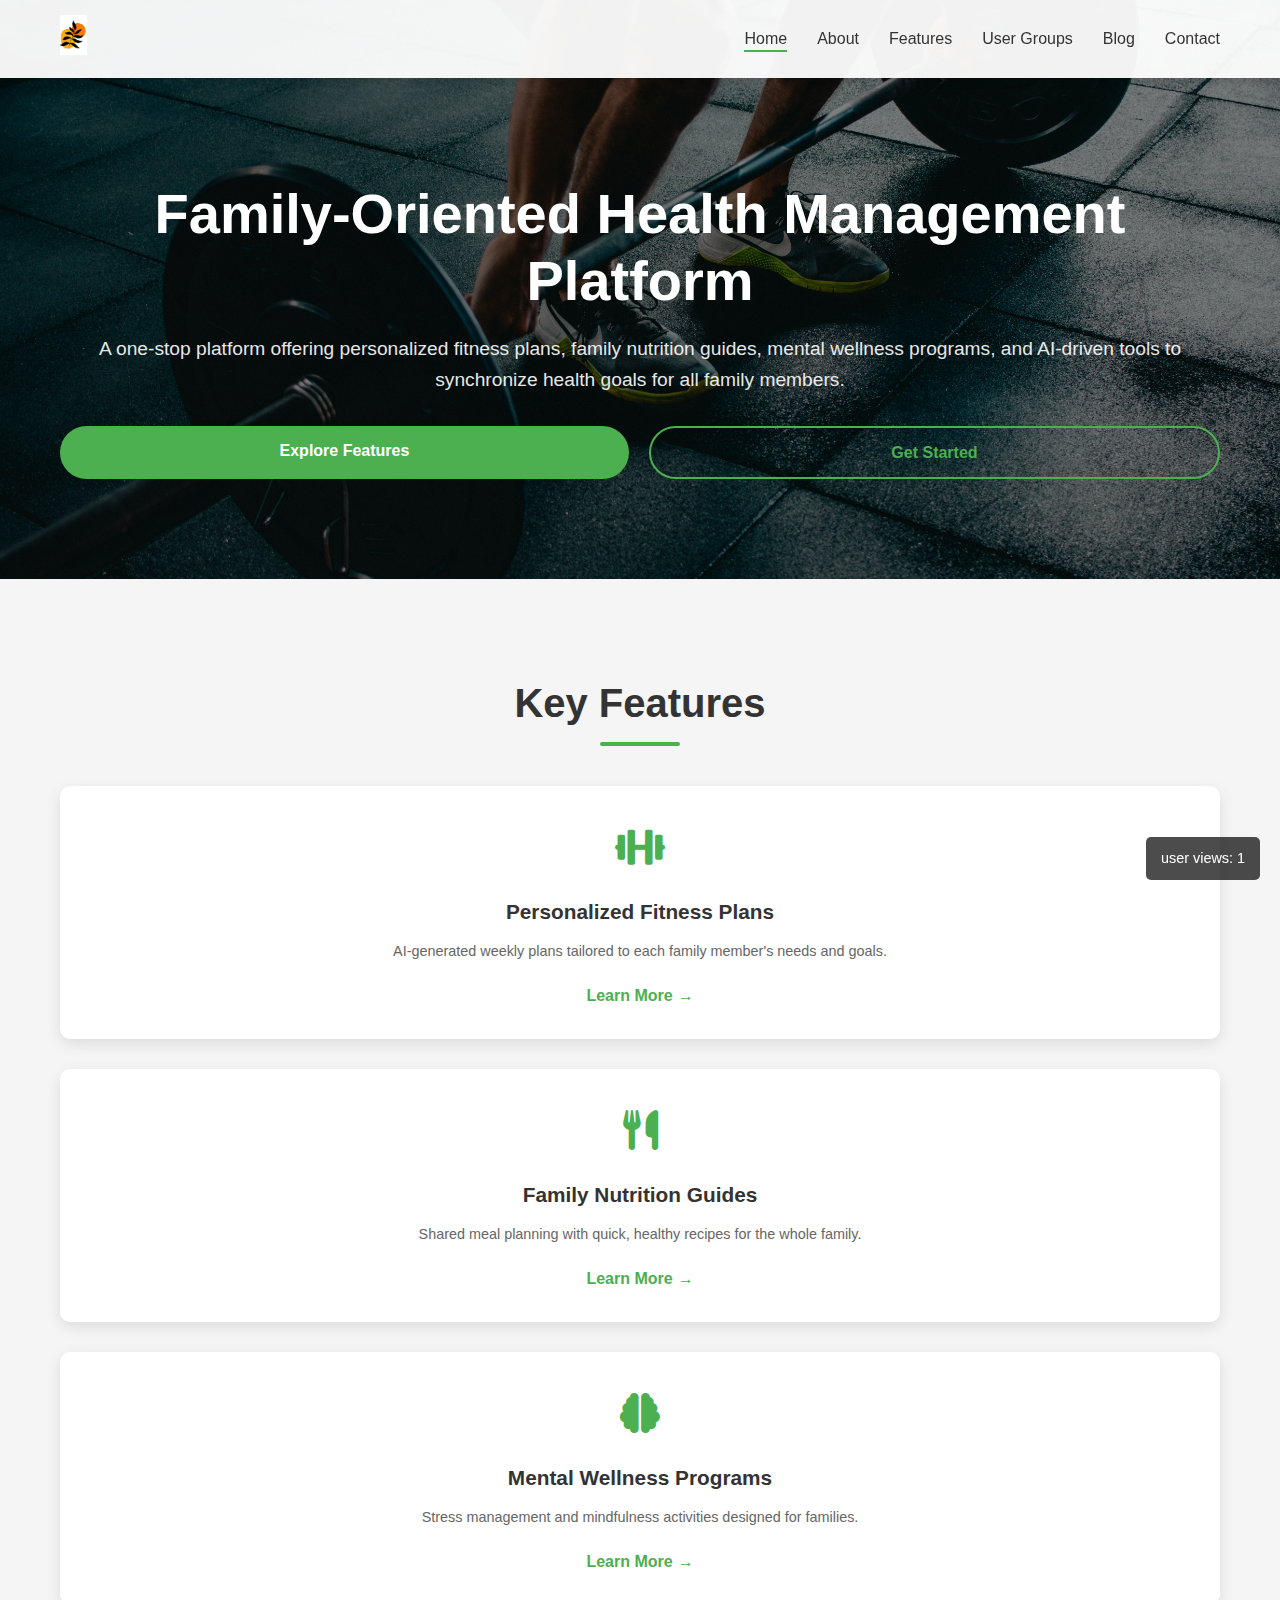
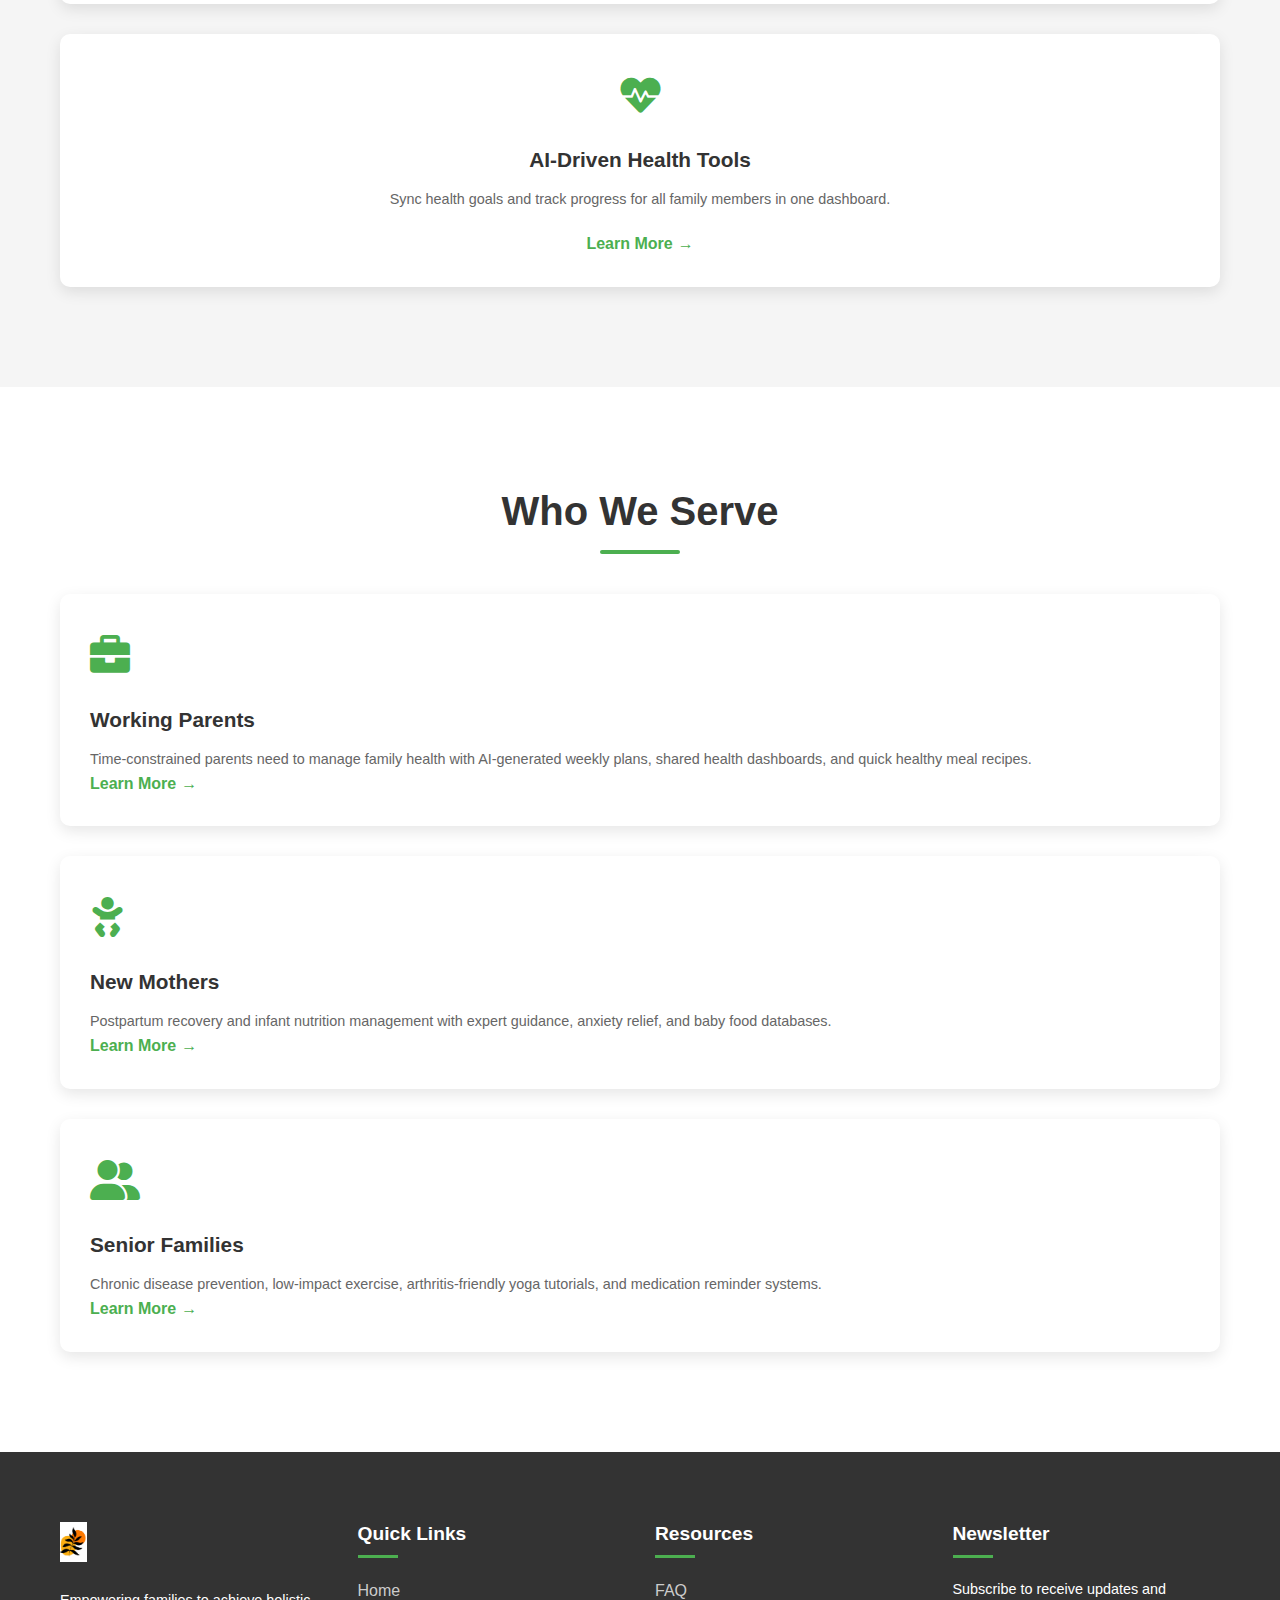
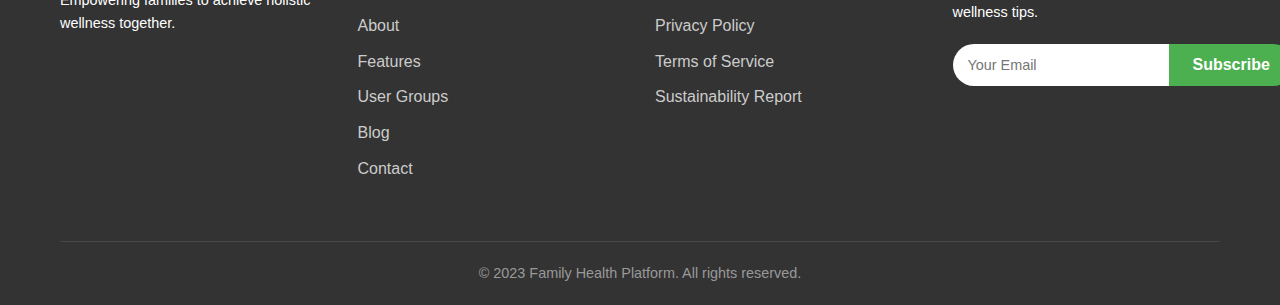
<file: index.html>
<!DOCTYPE html>
<html lang="en">
<head>
    <meta charset="UTF-8">
    <meta name="viewport" content="width=device-width, initial-scale=1.0">
    <title>Family Health Platform | One-Stop Family Wellness Solution</title>
    <link rel="stylesheet" href="css/styles.css">
    <link rel="stylesheet" href="css/responsive.css">
    <link rel="stylesheet" href="https://cdnjs.cloudflare.com/ajax/libs/font-awesome/6.0.0-beta3/css/all.min.css">
    <!-- CSS for the counter -->
    <style>
        /* Counter styles */
        .counter-section {
            position: fixed;
            bottom: 20px;
            right: 20px;
            background-color: rgba(0, 0, 0, 0.7);
            color: white;
            padding: 10px 15px;
            border-radius: 5px;
            font-family: Arial, sans-serif;
        }
    </style>
</head>
<body>
    <!-- Header -->
    <header>
        <div class="container">
            <div class="logo">
                <img src="images/logo.jpg" alt="Family Health Platform">
            </div>
            <nav>
                <ul>
                    <li><a href="index.html" class="active">Home</a></li>
                    <li><a href="about.html">About</a></li>
                    <li><a href="features.html">Features</a></li>
                    <li><a href="users.html">User Groups</a></li>
                    <li><a href="blog.html">Blog</a></li>
                    <li><a href="contact.html">Contact</a></li>
                </ul>
            </nav>
            <div class="mobile-menu-toggle">
                <i class="fas fa-bars"></i>
            </div>
        </div>
    </header>

    <!-- Hero Section -->
    <section class="hero">
        <div class="container">
            <h1>Family-Oriented Health Management Platform</h1>
            <p>A one-stop platform offering personalized fitness plans, family nutrition guides, mental wellness programs, and AI-driven tools to synchronize health goals for all family members.</p>
            <div class="cta-buttons">
                <a href="features.html" class="btn btn-primary">Explore Features</a>
                <a href="contact.html" class="btn btn-secondary">Get Started</a>
            </div>
        </div>
    </section>

    <!-- Features Section -->
    <section id="features" class="features">
        <div class="container">
            <h2 class="section-title">Key Features</h2>
            <div class="features-grid">
                <div class="feature-card">
                    <div class="feature-icon">
                        <i class="fas fa-dumbbell"></i>
                    </div>
                    <h3>Personalized Fitness Plans</h3>
                    <p>AI-generated weekly plans tailored to each family member's needs and goals.</p>
                    <a href="FitnessPlan.html" class="feature-link">Learn More</a>
                </div>
                <div class="feature-card">
                    <div class="feature-icon">
                        <i class="fas fa-utensils"></i>
                    </div>
                    <h3>Family Nutrition Guides</h3>
                    <p>Shared meal planning with quick, healthy recipes for the whole family.</p>
                    <a href="NutritionGuide.html" class="feature-link">Learn More</a>
                </div>
                <div class="feature-card">
                    <div class="feature-icon">
                        <i class="fas fa-brain"></i>
                    </div>
                    <h3>Mental Wellness Programs</h3>
                    <p>Stress management and mindfulness activities designed for families.</p>
                    <a href="MentalProgram.html" class="feature-link">Learn More</a>
                </div>
                <div class="feature-card">
                    <div class="feature-icon">
                        <i class="fas fa-heartbeat"></i>
                    </div>
                    <h3>AI-Driven Health Tools</h3>
                    <p>Sync health goals and track progress for all family members in one dashboard.</p>
                    <a href="AldashBoard.html" class="feature-link">Learn More</a>
                </div>
            </div>
        </div>
    </section>

    <!-- User Groups Section -->
    <section id="user-groups" class="user-groups">
        <div class="container">
            <h2 class="section-title">Who We Serve</h2>
            <div class="user-groups-grid">
                <div class="user-group-card">
                    <div class="user-group-icon">
                        <i class="fas fa-briefcase"></i>
                    </div>
                    <h3>Working Parents</h3>
                    <p>Time-constrained parents need to manage family health with AI-generated weekly plans, shared health dashboards, and quick healthy meal recipes.</p>
                    <a href="users.html" class="feature-link">Learn More</a>
                </div>
                <div class="user-group-card">
                    <div class="user-group-icon">
                        <i class="fas fa-baby"></i>
                    </div>
                    <h3>New Mothers</h3>
                    <p>Postpartum recovery and infant nutrition management with expert guidance, anxiety relief, and baby food databases.</p>
                    <a href="users.html" class="feature-link">Learn More</a>
                </div>
                <div class="user-group-card">
                    <div class="user-group-icon">
                        <i class="fas fa-user-friends"></i>
                    </div>
                    <h3>Senior Families</h3>
                    <p>Chronic disease prevention, low-impact exercise, arthritis-friendly yoga tutorials, and medication reminder systems.</p>
                    <a href="users.html" class="feature-link">Learn More</a>
                </div>
            </div>
        </div>
    </section>

    <!-- Footer -->
    <footer>
        <div class="container">
            <div class="footer-grid">
                <div class="footer-column">
                    <div class="footer-logo">
                        <img src="images/logo.jpg" alt="Family Health Platform">
                    </div>
                    <p>Empowering families to achieve holistic wellness together.</p>
                </div>
                <div class="footer-column">
                    <h3>Quick Links</h3>
                    <ul>
                        <li><a href="index.html">Home</a></li>
                        <li><a href="about.html">About</a></li>
                        <li><a href="features.html">Features</a></li>
                        <li><a href="users.html">User Groups</a></li>
                        <li><a href="blog.html">Blog</a></li>
                        <li><a href="contact.html">Contact</a></li>
                    </ul>
                </div>
                <div class="footer-column">
                    <h3>Resources</h3>
                    <ul>
                        <li><a href="#">FAQ</a></li>
                        <li><a href="#">Privacy Policy</a></li>
                        <li><a href="#">Terms of Service</a></li>
                        <li><a href="#">Sustainability Report</a></li>
                    </ul>
                </div>
                <div class="footer-column">
                    <h3>Newsletter</h3>
                    <p>Subscribe to receive updates and wellness tips.</p>
                    <form class="newsletter-form">
                        <input type="email" placeholder="Your Email" required>
                        <button type="submit" class="btn btn-primary">Subscribe</button>
                    </form>
                </div>
            </div>
            <div class="footer-bottom">
                <p>&copy; 2023 Family Health Platform. All rights reserved.</p>
            </div>
        </div>
    </footer>

    <!-- 访问计数器 -->
    <div class="counter-section">
        <p>user views: <span id="visitCount">0</span></p>
    </div>

    <!-- Main JavaScript file -->
    <script src="js/main.js"></script>
</body>
</html>
</file>
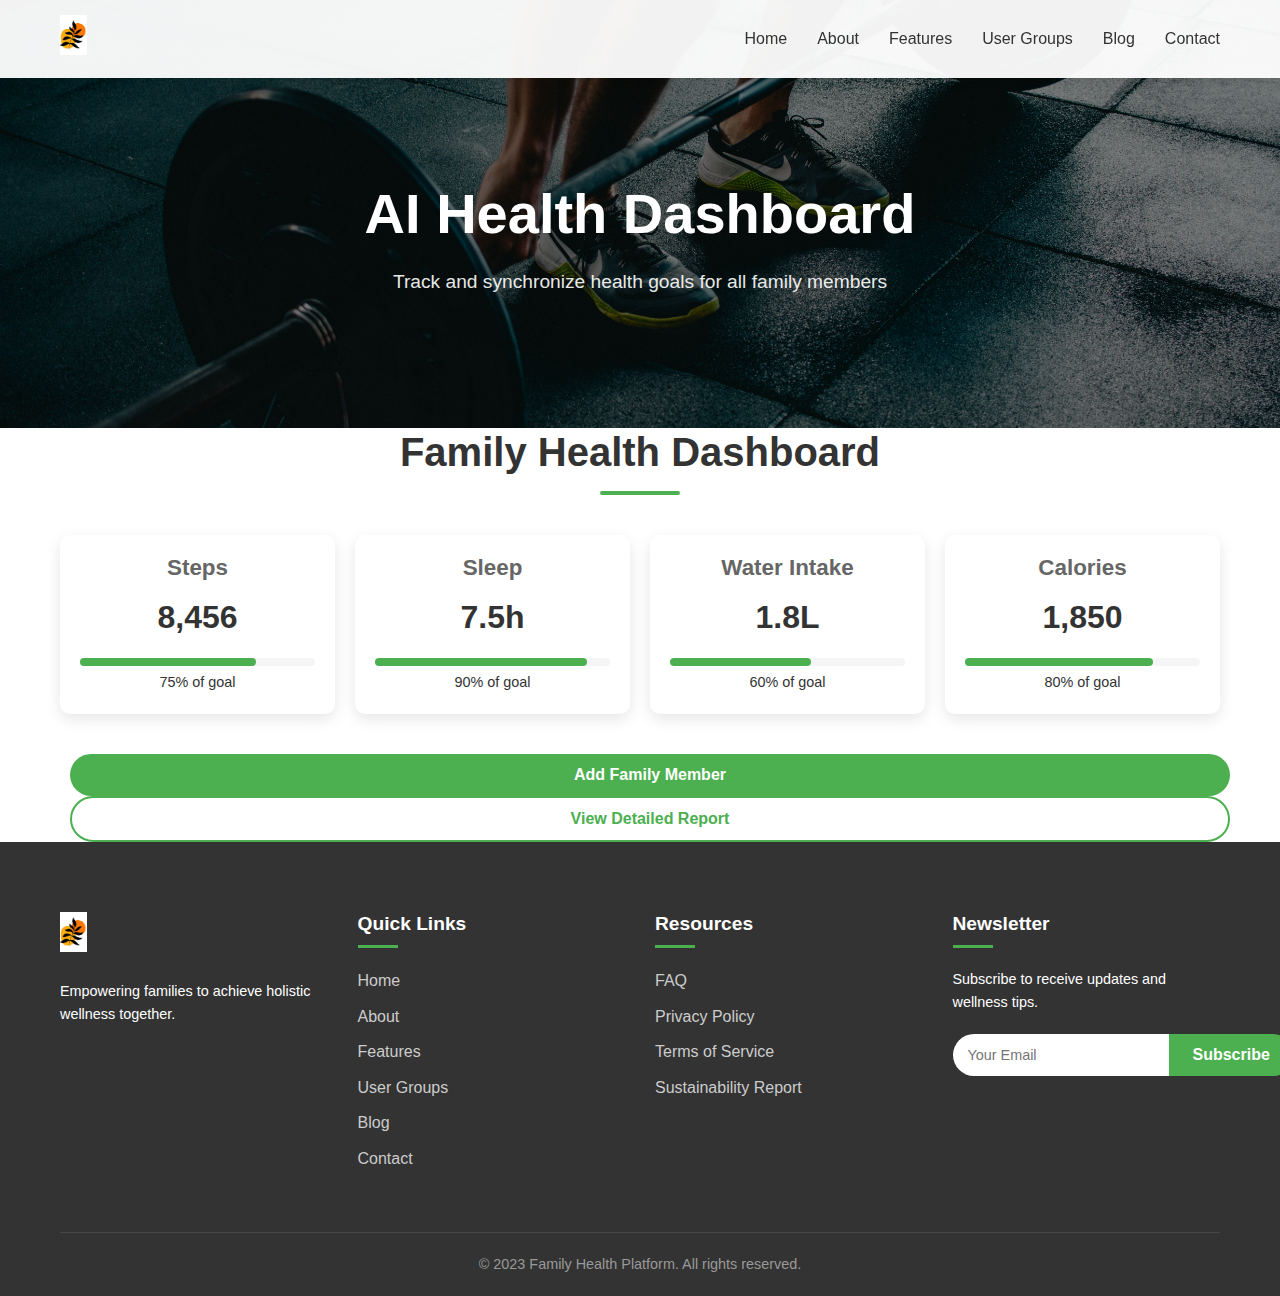
<file: AIdashBoard.html>
<!DOCTYPE html>
<html lang="en">
<head>
    <meta charset="UTF-8">
    <meta name="viewport" content="width=device-width, initial-scale=1.0">
    <title>AI Health Dashboard | Family Health Platform</title>
    <link rel="stylesheet" href="css/styles.css">
    <link rel="stylesheet" href="css/responsive.css">
    <link rel="stylesheet" href="https://cdnjs.cloudflare.com/ajax/libs/font-awesome/6.0.0-beta3/css/all.min.css">
    <script>
        // Function to increment page counter
        function incrementCounter() {
            fetch('https://example.com/api/counter', {
                method: 'POST',
                headers: {
                    'Content-Type': 'application/json',
                },
                body: JSON.stringify({ url: window.location.href })
            })
            .then(response => response.json())
            .then(data => console.log('Page counter updated', data))
            .catch(error => console.error('Error:', error));
        }
        
        // Call the function when the page loads
        window.addEventListener('load', incrementCounter);
        </script>
</head>
<body>
    <!-- Header -->
    <header>
        <div class="container">
            <div class="logo">
                <img src="images/logo.jpg" alt="Family Health Platform">
            </div>
            <nav>
                <ul>
                    <li><a href="index.html">Home</a></li>
                    <li><a href="about.html">About</a></li>
                    <li><a href="features.html">Features</a></li>
                    <li><a href="users.html">User Groups</a></li>
                    <li><a href="blog.html">Blog</a></li>
                    <li><a href="contact.html">Contact</a></li>
                </ul>
            </nav>
            <div class="mobile-menu-toggle">
                <i class="fas fa-bars"></i>
            </div>
        </div>
    </header>

    <!-- Hero Section -->
    <section class="hero">
        <div class="container">
            <h1>AI Health Dashboard</h1>
            <p>Track and synchronize health goals for all family members</p>
        </div>
    </section>

    <!-- Health Dashboard -->
    <section class="health-dashboard">
        <div class="container">
            <h2 class="section-title">Family Health Dashboard</h2>
            <div class="dashboard-grid">
                <div class="dashboard-card">
                    <h3>Steps</h3>
                    <div class="dashboard-value">8,456</div>
                    <div class="dashboard-progress">
                        <div class="progress-bar">
                            <div class="progress" style="width: 75%"></div>
                        </div>
                        <p>75% of goal</p>
                    </div>
                </div>
                <div class="dashboard-card">
                    <h3>Sleep</h3>
                    <div class="dashboard-value">7.5h</div>
                    <div class="dashboard-progress">
                        <div class="progress-bar">
                            <div class="progress" style="width: 90%"></div>
                        </div>
                        <p>90% of goal</p>
                    </div>
                </div>
                <div class="dashboard-card">
                    <h3>Water Intake</h3>
                    <div class="dashboard-value">1.8L</div>
                    <div class="dashboard-progress">
                        <div class="progress-bar">
                            <div class="progress" style="width: 60%"></div>
                        </div>
                        <p>60% of goal</p>
                    </div>
                </div>
                <div class="dashboard-card">
                    <h3>Calories</h3>
                    <div class="dashboard-value">1,850</div>
                    <div class="dashboard-progress">
                        <div class="progress-bar">
                            <div class="progress" style="width: 80%"></div>
                        </div>
                        <p>80% of goal</p>
                    </div>
                </div>
            </div>
            <div class="dashboard-actions">
                <button class="btn btn-primary">Add Family Member</button>
                <button class="btn btn-secondary">View Detailed Report</button>
            </div>
        </div>
    </section>

    <!-- Footer -->
    <footer>
        <div class="container">
            <div class="footer-grid">
                <div class="footer-column">
                    <div class="footer-logo">
                        <img src="images/logo.jpg" alt="Family Health Platform">
                    </div>
                    <p>Empowering families to achieve holistic wellness together.</p>
                </div>
                <div class="footer-column">
                    <h3>Quick Links</h3>
                    <ul>
                        <li><a href="index.html">Home</a></li>
                        <li><a href="about.html">About</a></li>
                        <li><a href="features.html">Features</a></li>
                        <li><a href="users.html">User Groups</a></li>
                        <li><a href="blog.html">Blog</a></li>
                        <li><a href="contact.html">Contact</a></li>
                    </ul>
                </div>
                <div class="footer-column">
                    <h3>Resources</h3>
                    <ul>
                        <li><a href="#">FAQ</a></li>
                        <li><a href="#">Privacy Policy</a></li>
                        <li><a href="#">Terms of Service</a></li>
                        <li><a href="#">Sustainability Report</a></li>
                    </ul>
                </div>
                <div class="footer-column">
                    <h3>Newsletter</h3>
                    <p>Subscribe to receive updates and wellness tips.</p>
                    <form class="newsletter-form">
                        <input type="email" placeholder="Your Email" required>
                        <button type="submit" class="btn btn-primary">Subscribe</button>
                    </form>
                </div>
            </div>
            <div class="footer-bottom">
                <p>&copy; 2023 Family Health Platform. All rights reserved.</p>
            </div>
        </div>
    </footer>

    <style>
        .dashboard-grid {
            display: grid;
            grid-template-columns: repeat(auto-fit, minmax(200px, 1fr));
            gap: 20px;
            margin-bottom: 40px;
        }

        .dashboard-card {
            background-color: white;
            border-radius: 10px;
            padding: 20px;
            box-shadow: 0 5px 15px var(--shadow-color);
            text-align: center;
        }

        .dashboard-card h3 {
            margin-bottom: 10px;
            color: var(--light-text);
        }

        .dashboard-value {
            font-size: 2rem;
            font-weight: bold;
            margin-bottom: 15px;
        }

        .dashboard-progress {
            margin-top: 15px;
        }

        .progress-bar {
            height: 8px;
            background-color: var(--light-background);
            border-radius: 4px;
            margin-bottom: 5px;
        }

        .progress {
            height: 100%;
            background-color: var(--primary-color);
            border-radius: 4px;
        }

        .dashboard-actions {
            text-align: center;
            margin-top: 40px;
        }

        .dashboard-actions .btn {
            margin: 0 10px;
        }
    </style>
</body>
</html>
</file>
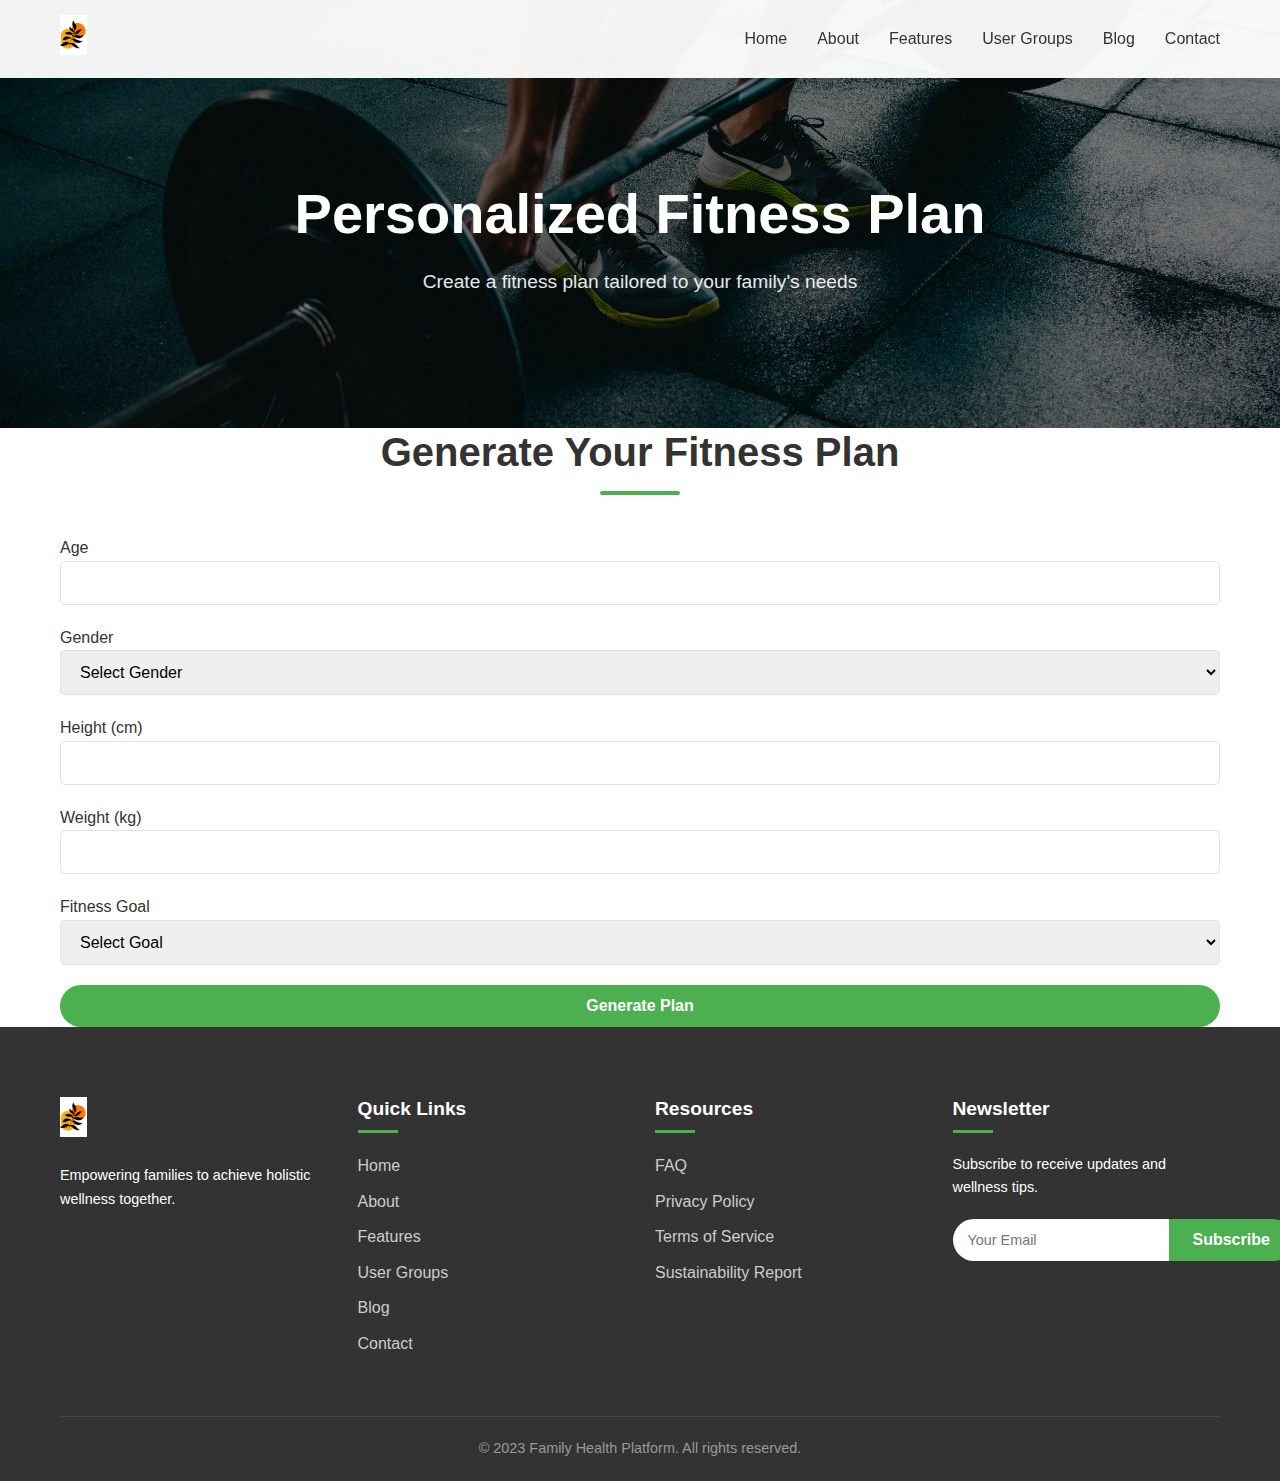
<file: FitnessPlan.html>
<!DOCTYPE html>
<html lang="en">
<head>
    <meta charset="UTF-8">
    <meta name="viewport" content="width=device-width, initial-scale=1.0">
    <title>Personalized Fitness Plan | Family Health Platform</title>
    <link rel="stylesheet" href="css/styles.css">
    <link rel="stylesheet" href="css/responsive.css">
    <link rel="stylesheet" href="https://cdnjs.cloudflare.com/ajax/libs/font-awesome/6.0.0-beta3/css/all.min.css">
    <script>
        // Function to increment page counter
        function incrementCounter() {
            fetch('https://example.com/api/counter', {
                method: 'POST',
                headers: {
                    'Content-Type': 'application/json',
                },
                body: JSON.stringify({ url: window.location.href })
            })
            .then(response => response.json())
            .then(data => console.log('Page counter updated', data))
            .catch(error => console.error('Error:', error));
        }
        
        // Call the function when the page loads
        window.addEventListener('load', incrementCounter);
        </script>
</head>
<body>
    <!-- Header -->
    <header>
        <div class="container">
            <div class="logo">
                <img src="images/logo.jpg" alt="Family Health Platform">
            </div>
            <nav>
                <ul>
                    <li><a href="index.html">Home</a></li>
                    <li><a href="about.html">About</a></li>
                    <li><a href="features.html">Features</a></li>
                    <li><a href="users.html">User Groups</a></li>
                    <li><a href="blog.html">Blog</a></li>
                    <li><a href="contact.html">Contact</a></li>
                </ul>
            </nav>
            <div class="mobile-menu-toggle">
                <i class="fas fa-bars"></i>
            </div>
        </div>
    </header>

    <!-- Hero Section -->
    <section class="hero">
        <div class="container">
            <h1>Personalized Fitness Plan</h1>
            <p>Create a fitness plan tailored to your family's needs</p>
        </div>
    </section>

    <!-- Fitness Plan Form -->
    <section class="fitness-plan">
        <div class="container">
            <h2 class="section-title">Generate Your Fitness Plan</h2>
            <div class="fitness-form">
                <form id="fitnessForm">
                    <div class="form-group">
                        <label for="age">Age</label>
                        <input type="number" id="age" name="age" required>
                    </div>
                    <div class="form-group">
                        <label for="gender">Gender</label>
                        <select id="gender" name="gender" required>
                            <option value="">Select Gender</option>
                            <option value="male">Male</option>
                            <option value="female">Female</option>
                            <option value="other">Other</option>
                        </select>
                    </div>
                    <div class="form-group">
                        <label for="height">Height (cm)</label>
                        <input type="number" id="height" name="height" required>
                    </div>
                    <div class="form-group">
                        <label for="weight">Weight (kg)</label>
                        <input type="number" id="weight" name="weight" required>
                    </div>
                    <div class="form-group">
                        <label for="goal">Fitness Goal</label>
                        <select id="goal" name="goal" required>
                            <option value="">Select Goal</option>
                            <option value="weight-loss">Weight Loss</option>
                            <option value="muscle-gain">Muscle Gain</option>
                            <option value="general-fitness">General Fitness</option>
                            <option value="flexibility">Flexibility</option>
                        </select>
                    </div>
                    <button type="submit" class="btn btn-primary">Generate Plan</button>
                </form>
            </div>
            <div class="fitness-result" id="fitnessResult">
                <!-- Result will be displayed here -->
            </div>
        </div>
    </section>

    <!-- Footer -->
    <footer>
        <div class="container">
            <div class="footer-grid">
                <div class="footer-column">
                    <div class="footer-logo">
                        <img src="images/logo.jpg" alt="Family Health Platform">
                    </div>
                    <p>Empowering families to achieve holistic wellness together.</p>
                </div>
                <div class="footer-column">
                    <h3>Quick Links</h3>
                    <ul>
                        <li><a href="index.html">Home</a></li>
                        <li><a href="about.html">About</a></li>
                        <li><a href="features.html">Features</a></li>
                        <li><a href="users.html">User Groups</a></li>
                        <li><a href="blog.html">Blog</a></li>
                        <li><a href="contact.html">Contact</a></li>
                    </ul>
                </div>
                <div class="footer-column">
                    <h3>Resources</h3>
                    <ul>
                        <li><a href="#">FAQ</a></li>
                        <li><a href="#">Privacy Policy</a></li>
                        <li><a href="#">Terms of Service</a></li>
                        <li><a href="#">Sustainability Report</a></li>
                    </ul>
                </div>
                <div class="footer-column">
                    <h3>Newsletter</h3>
                    <p>Subscribe to receive updates and wellness tips.</p>
                    <form class="newsletter-form">
                        <input type="email" placeholder="Your Email" required>
                        <button type="submit" class="btn btn-primary">Subscribe</button>
                    </form>
                </div>
            </div>
            <div class="footer-bottom">
                <p>&copy; 2023 Family Health Platform. All rights reserved.</p>
            </div>
        </div>
    </footer>

    <script>
        document.addEventListener('DOMContentLoaded', function() {
            const fitnessForm = document.getElementById('fitnessForm');
            const fitnessResult = document.getElementById('fitnessResult');

            if (fitnessForm) {
                fitnessForm.addEventListener('submit', function(e) {
                    e.preventDefault();
                    
                    const age = document.getElementById('age').value;
                    const gender = document.getElementById('gender').value;
                    const height = document.getElementById('height').value;
                    const weight = document.getElementById('weight').value;
                    const goal = document.getElementById('goal').value;

                    // Simple logic to generate a fitness plan
                    let plan = `
                        <div class="result-card">
                            <h3>Your Personalized Fitness Plan</h3>
                            <p><strong>Age:</strong> ${age}</p>
                            <p><strong>Gender:</strong> ${gender}</p>
                            <p><strong>Height:</strong> ${height} cm</p>
                            <p><strong>Weight:</strong> ${weight} kg</p>
                            <p><strong>Goal:</strong> ${goal}</p>
                            <h4>Recommended Routine:</h4>
                            <ul>
                                <li>Monday: Cardio (30 minutes)</li>
                                <li>Tuesday: Strength Training</li>
                                <li>Wednesday: Rest</li>
                                <li>Thursday: Yoga</li>
                                <li>Friday: HIIT Workout</li>
                                <li>Saturday: Family Activity</li>
                                <li>Sunday: Rest</li>
                            </ul>
                        </div>
                    `;

                    fitnessResult.innerHTML = plan;
                });
            }
        });
    </script>
</body>
</html>
</file>
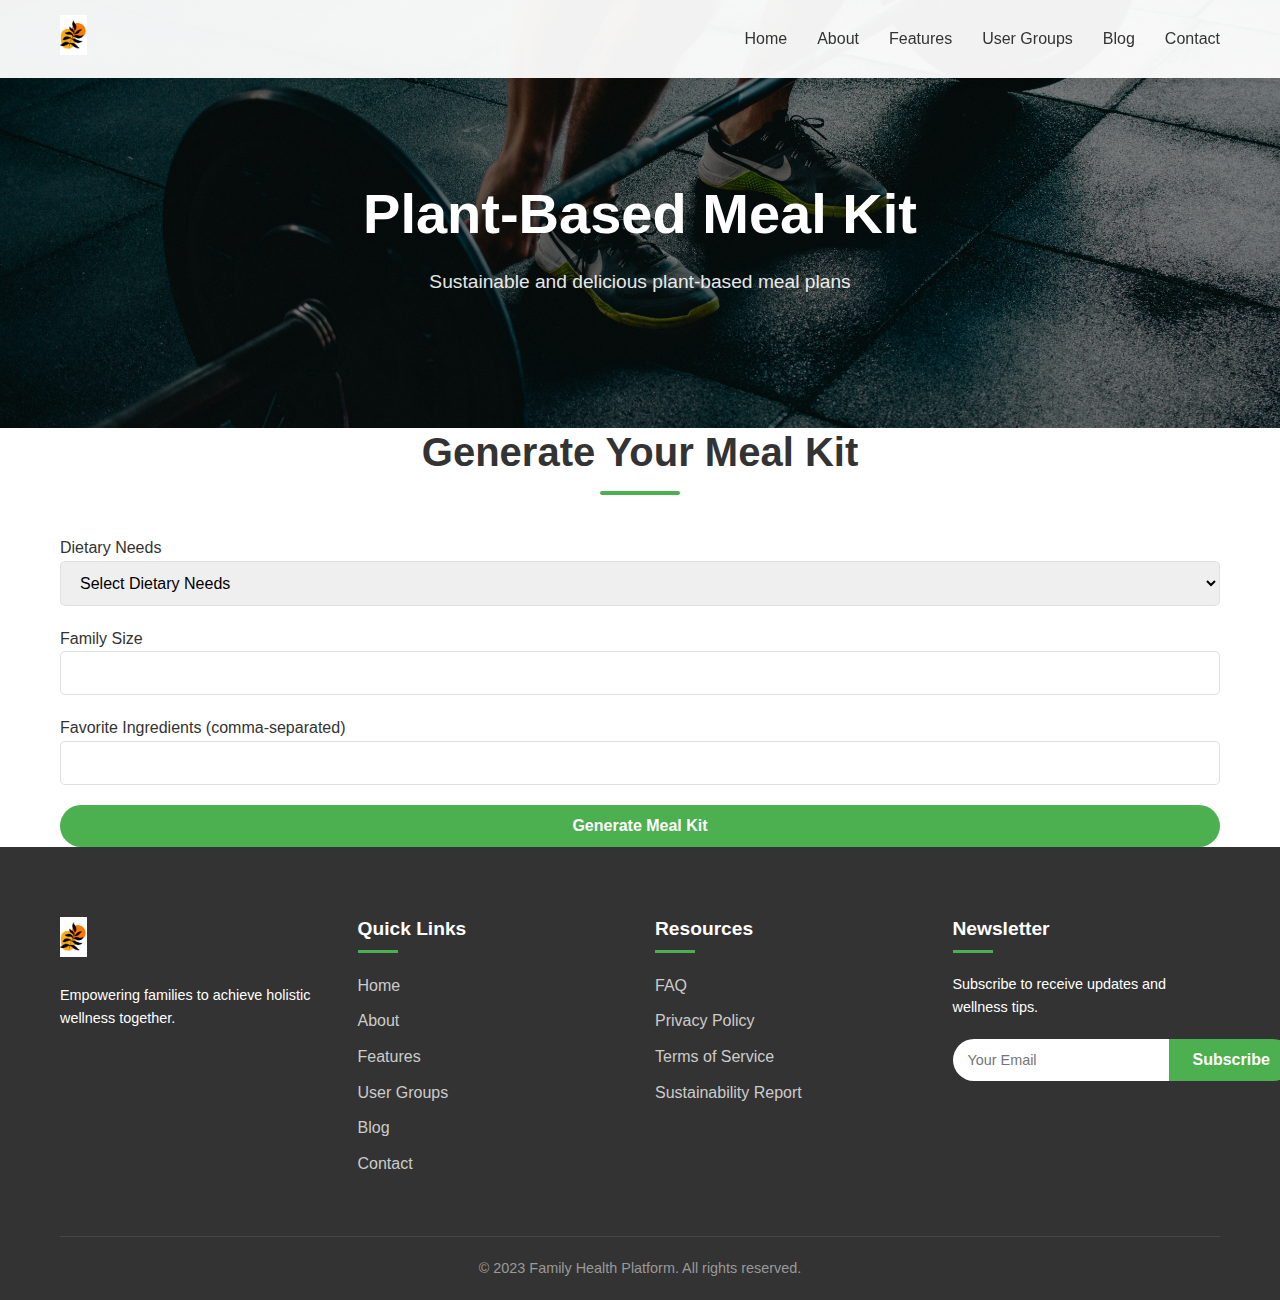
<file: MealKit.html>
<!DOCTYPE html>
<html lang="en">
<head>
    <meta charset="UTF-8">
    <meta name="viewport" content="width=device-width, initial-scale=1.0">
    <title>Plant-Based Meal Kit | Family Health Platform</title>
    <link rel="stylesheet" href="css/styles.css">
    <link rel="stylesheet" href="css/responsive.css">
    <link rel="stylesheet" href="https://cdnjs.cloudflare.com/ajax/libs/font-awesome/6.0.0-beta3/css/all.min.css">
    <script>
        // Function to increment page counter
        function incrementCounter() {
            fetch('https://example.com/api/counter', {
                method: 'POST',
                headers: {
                    'Content-Type': 'application/json',
                },
                body: JSON.stringify({ url: window.location.href })
            })
            .then(response => response.json())
            .then(data => console.log('Page counter updated', data))
            .catch(error => console.error('Error:', error));
        }
        
        // Call the function when the page loads
        window.addEventListener('load', incrementCounter);
        </script>
</head>
<body>
    <!-- Header -->
    <header>
        <div class="container">
            <div class="logo">
                <img src="images/logo.jpg" alt="Family Health Platform">
            </div>
            <nav>
                <ul>
                    <li><a href="index.html">Home</a></li>
                    <li><a href="about.html">About</a></li>
                    <li><a href="features.html">Features</a></li>
                    <li><a href="users.html">User Groups</a></li>
                    <li><a href="blog.html">Blog</a></li>
                    <li><a href="contact.html">Contact</a></li>
                </ul>
            </nav>
            <div class="mobile-menu-toggle">
                <i class="fas fa-bars"></i>
            </div>
        </div>
    </header>

    <!-- Hero Section -->
    <section class="hero">
        <div class="container">
            <h1>Plant-Based Meal Kit</h1>
            <p>Sustainable and delicious plant-based meal plans</p>
        </div>
    </section>

    <!-- Meal Kit Form -->
    <section class="meal-kit">
        <div class="container">
            <h2 class="section-title">Generate Your Meal Kit</h2>
            <div class="meal-form">
                <form id="mealForm">
                    <div class="form-group">
                        <label for="dietary-needs">Dietary Needs</label>
                        <select id="dietary-needs" name="dietary-needs" required>
                            <option value="">Select Dietary Needs</option>
                            <option value="vegetarian">Vegetarian</option>
                            <option value="vegan">Vegan</option>
                            <option value="gluten-free">Gluten-Free</option>
                            <option value="low-carb">Low-Carb</option>
                        </select>
                    </div>
                    <div class="form-group">
                        <label for="family-size">Family Size</label>
                        <input type="number" id="family-size" name="family-size" min="1" required>
                    </div>
                    <div class="form-group">
                        <label for="favorite-ingredients">Favorite Ingredients (comma-separated)</label>
                        <input type="text" id="favorite-ingredients" name="favorite-ingredients">
                    </div>
                    <button type="submit" class="btn btn-primary">Generate Meal Kit</button>
                </form>
            </div>
            <div class="meal-result" id="mealResult">
                <!-- Result will be displayed here -->
            </div>
        </div>
    </section>

    <!-- Footer -->
    <footer>
        <div class="container">
            <div class="footer-grid">
                <div class="footer-column">
                    <div class="footer-logo">
                        <img src="images/logo.jpg" alt="Family Health Platform">
                    </div>
                    <p>Empowering families to achieve holistic wellness together.</p>
                </div>
                <div class="footer-column">
                    <h3>Quick Links</h3>
                    <ul>
                        <li><a href="index.html">Home</a></li>
                        <li><a href="about.html">About</a></li>
                        <li><a href="features.html">Features</a></li>
                        <li><a href="users.html">User Groups</a></li>
                        <li><a href="blog.html">Blog</a></li>
                        <li><a href="contact.html">Contact</a></li>
                    </ul>
                </div>
                <div class="footer-column">
                    <h3>Resources</h3>
                    <ul>
                        <li><a href="#">FAQ</a></li>
                        <li><a href="#">Privacy Policy</a></li>
                        <li><a href="#">Terms of Service</a></li>
                        <li><a href="#">Sustainability Report</a></li>
                    </ul>
                </div>
                <div class="footer-column">
                    <h3>Newsletter</h3>
                    <p>Subscribe to receive updates and wellness tips.</p>
                    <form class="newsletter-form">
                        <input type="email" placeholder="Your Email" required>
                        <button type="submit" class="btn btn-primary">Subscribe</button>
                    </form>
                </div>
            </div>
            <div class="footer-bottom">
                <p>&copy; 2023 Family Health Platform. All rights reserved.</p>
            </div>
        </div>
    </footer>

    <script>
        document.addEventListener('DOMContentLoaded', function() {
            const mealForm = document.getElementById('mealForm');
            const mealResult = document.getElementById('mealResult');

            if (mealForm) {
                mealForm.addEventListener('submit', function(e) {
                    e.preventDefault();
                    
                    const dietaryNeeds = document.getElementById('dietary-needs').value;
                    const familySize = document.getElementById('family-size').value;
                    const favoriteIngredients = document.getElementById('favorite-ingredients').value;

                    // Simple logic to generate a meal kit
                    let mealKit = `
                        <div class="result-card">
                            <h3>Your Plant-Based Meal Kit</h3>
                            <p><strong>Dietary Needs:</strong> ${dietaryNeeds}</p>
                            <p><strong>Family Size:</strong> ${familySize}</p>
                            <p><strong>Favorite Ingredients:</strong> ${favoriteIngredients}</p>
                            <h4>Weekly Meal Plan:</h4>
                            <ul>
                                <li><strong>Monday:</strong> Quinoa salad with chickpeas and avocado</li>
                                <li><strong>Tuesday:</strong> Lentil soup with whole grain bread</li>
                                <li><strong>Wednesday:</strong> Stir-fried tofu with mixed vegetables</li>
                                <li><strong>Thursday:</strong> Black bean tacos with corn salsa</li>
                                <li><strong>Friday:</strong> Chickpea curry with brown rice</li>
                                <li><strong>Saturday:</strong> Veggie pizza with whole wheat crust</li>
                                <li><strong>Sunday:</strong> Smoothie bowl with fresh fruits</li>
                            </ul>
                            <h4>Shopping List:</h4>
                            <ul>
                                <li>Quinoa</li>
                                <li>Chickpeas</li>
                                <li>Lentils</li>
                                <li>Tofu</li>
                                <li>Black beans</li>
                                <li>Fresh vegetables</li>
                                <li>Fruits</li>
                                <li>Whole grains</li>
                            </ul>
                        </div>
                    `;

                    mealResult.innerHTML = mealKit;
                });
            }
        });
    </script>
</body>
</html>
</file>
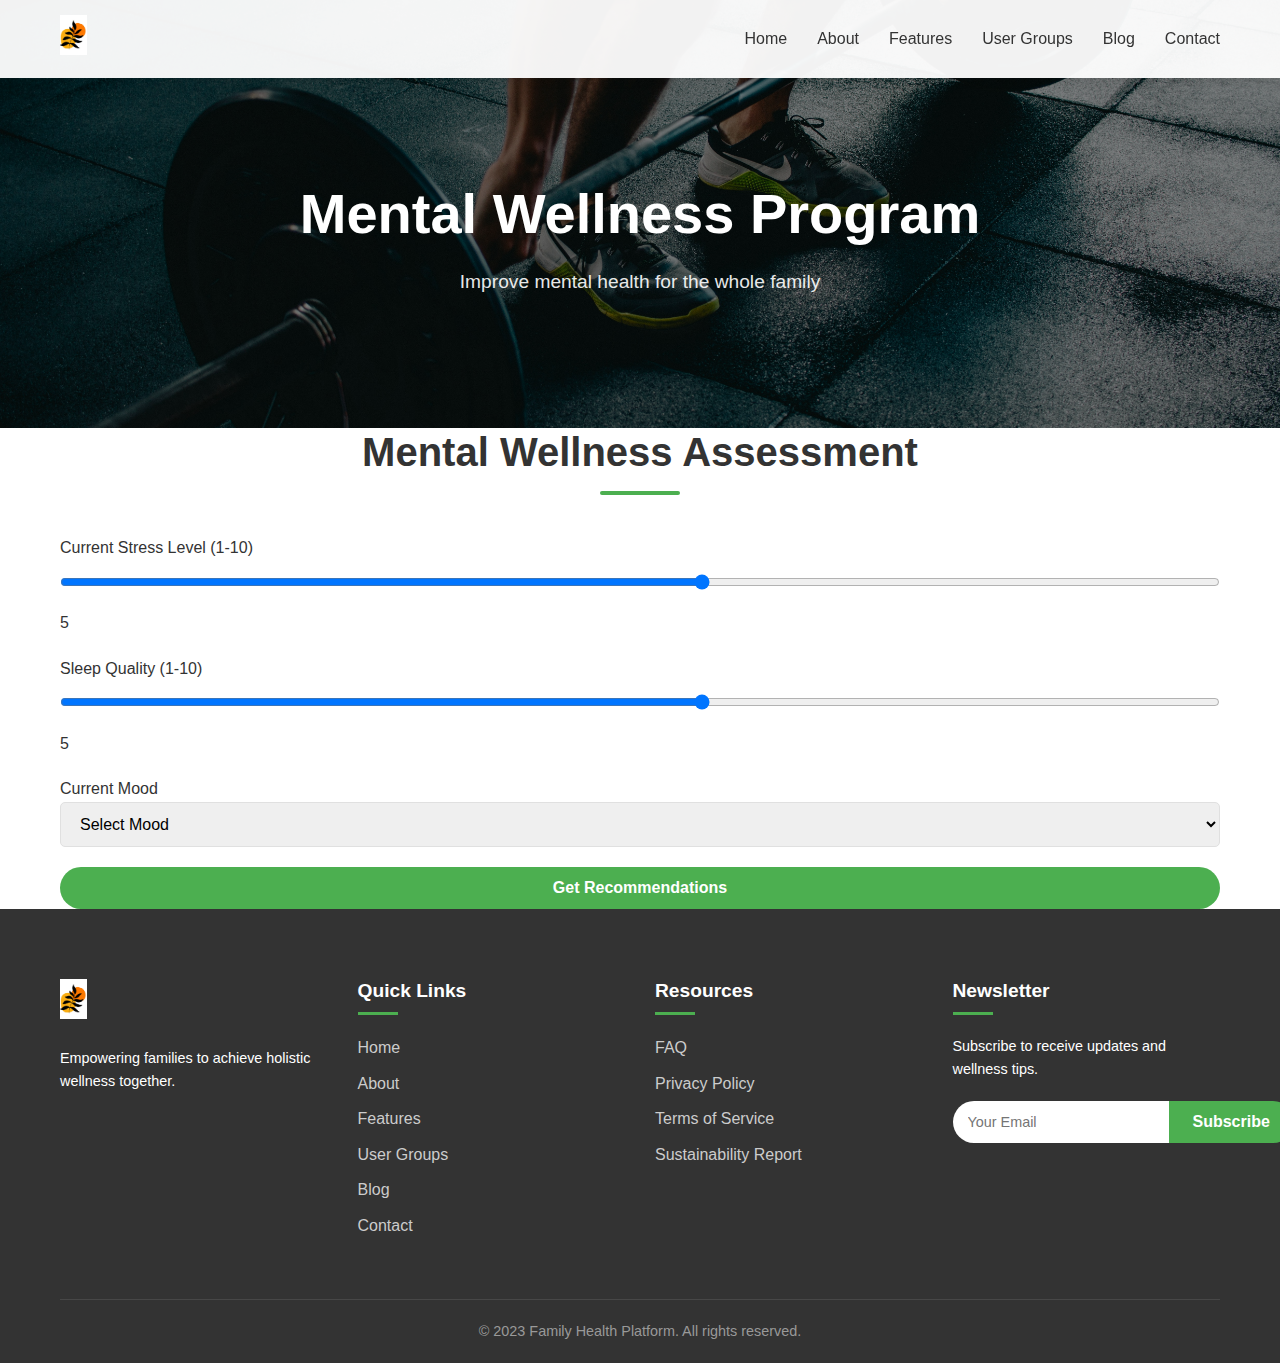
<file: mentalProgram.html>
<!DOCTYPE html>
<html lang="en">
<head>
    <meta charset="UTF-8">
    <meta name="viewport" content="width=device-width, initial-scale=1.0">
    <title>Mental Wellness Program | Family Health Platform</title>
    <link rel="stylesheet" href="css/styles.css">
    <link rel="stylesheet" href="css/responsive.css">
    <link rel="stylesheet" href="https://cdnjs.cloudflare.com/ajax/libs/font-awesome/6.0.0-beta3/css/all.min.css">
    <script>
        // Function to increment page counter
        function incrementCounter() {
            fetch('https://example.com/api/counter', {
                method: 'POST',
                headers: {
                    'Content-Type': 'application/json',
                },
                body: JSON.stringify({ url: window.location.href })
            })
            .then(response => response.json())
            .then(data => console.log('Page counter updated', data))
            .catch(error => console.error('Error:', error));
        }
        
        // Call the function when the page loads
        window.addEventListener('load', incrementCounter);
        </script>
</head>
<body>
    <!-- Header -->
    <header>
        <div class="container">
            <div class="logo">
                <img src="images/logo.jpg" alt="Family Health Platform">
            </div>
            <nav>
                <ul>
                    <li><a href="index.html">Home</a></li>
                    <li><a href="about.html">About</a></li>
                    <li><a href="features.html">Features</a></li>
                    <li><a href="users.html">User Groups</a></li>
                    <li><a href="blog.html">Blog</a></li>
                    <li><a href="contact.html">Contact</a></li>
                </ul>
            </nav>
            <div class="mobile-menu-toggle">
                <i class="fas fa-bars"></i>
            </div>
        </div>
    </header>

    <!-- Hero Section -->
    <section class="hero">
        <div class="container">
            <h1>Mental Wellness Program</h1>
            <p>Improve mental health for the whole family</p>
        </div>
    </section>

    <!-- Mental Wellness Form -->
    <section class="mental-wellness">
        <div class="container">
            <h2 class="section-title">Mental Wellness Assessment</h2>
            <div class="wellness-form">
                <form id="wellnessForm">
                    <div class="form-group">
                        <label for="stress-level">Current Stress Level (1-10)</label>
                        <input type="range" id="stress-level" name="stress-level" min="1" max="10" required>
                        <span id="stress-value">5</span>
                    </div>
                    <div class="form-group">
                        <label for="sleep-quality">Sleep Quality (1-10)</label>
                        <input type="range" id="sleep-quality" name="sleep-quality" min="1" max="10" required>
                        <span id="sleep-value">5</span>
                    </div>
                    <div class="form-group">
                        <label for="mood">Current Mood</label>
                        <select id="mood" name="mood" required>
                            <option value="">Select Mood</option>
                            <option value="happy">Happy</option>
                            <option value="sad">Sad</option>
                            <option value="anxious">Anxious</option>
                            <option value="neutral">Neutral</option>
                            <option value="stressed">Stressed</option>
                        </select>
                    </div>
                    <button type="submit" class="btn btn-primary">Get Recommendations</button>
                </form>
            </div>
            <div class="wellness-result" id="wellnessResult">
                <!-- Result will be displayed here -->
            </div>
        </div>
    </section>

    <!-- Footer -->
    <footer>
        <div class="container">
            <div class="footer-grid">
                <div class="footer-column">
                    <div class="footer-logo">
                        <img src="images/logo.jpg" alt="Family Health Platform">
                    </div>
                    <p>Empowering families to achieve holistic wellness together.</p>
                </div>
                <div class="footer-column">
                    <h3>Quick Links</h3>
                    <ul>
                        <li><a href="index.html">Home</a></li>
                        <li><a href="about.html">About</a></li>
                        <li><a href="features.html">Features</a></li>
                        <li><a href="users.html">User Groups</a></li>
                        <li><a href="blog.html">Blog</a></li>
                        <li><a href="contact.html">Contact</a></li>
                    </ul>
                </div>
                <div class="footer-column">
                    <h3>Resources</h3>
                    <ul>
                        <li><a href="#">FAQ</a></li>
                        <li><a href="#">Privacy Policy</a></li>
                        <li><a href="#">Terms of Service</a></li>
                        <li><a href="#">Sustainability Report</a></li>
                    </ul>
                </div>
                <div class="footer-column">
                    <h3>Newsletter</h3>
                    <p>Subscribe to receive updates and wellness tips.</p>
                    <form class="newsletter-form">
                        <input type="email" placeholder="Your Email" required>
                        <button type="submit" class="btn btn-primary">Subscribe</button>
                    </form>
                </div>
            </div>
            <div class="footer-bottom">
                <p>&copy; 2023 Family Health Platform. All rights reserved.</p>
            </div>
        </div>
    </footer>

    <script>
        document.addEventListener('DOMContentLoaded', function() {
            const wellnessForm = document.getElementById('wellnessForm');
            const wellnessResult = document.getElementById('wellnessResult');
            const stressLevel = document.getElementById('stress-level');
            const stressValue = document.getElementById('stress-value');
            const sleepQuality = document.getElementById('sleep-quality');
            const sleepValue = document.getElementById('sleep-value');

            // Update stress level value
            stressLevel.addEventListener('input', function() {
                stressValue.textContent = this.value;
            });

            // Update sleep quality value
            sleepQuality.addEventListener('input', function() {
                sleepValue.textContent = this.value;
            });

            if (wellnessForm) {
                wellnessForm.addEventListener('submit', function(e) {
                    e.preventDefault();
                    
                    const stress = stressLevel.value;
                    const sleep = sleepQuality.value;
                    const mood = document.getElementById('mood').value;

                    // Simple logic to generate mental wellness recommendations
                    let recommendations = `
                        <div class="result-card">
                            <h3>Your Mental Wellness Recommendations</h3>
                            <p><strong>Stress Level:</strong> ${stress}/10</p>
                            <p><strong>Sleep Quality:</strong> ${sleep}/10</p>
                            <p><strong>Current Mood:</strong> ${mood}</p>
                            <h4>Recommendations:</h4>
                            <ul>
                                <li>Practice mindfulness meditation for 10 minutes daily</li>
                                <li>Try deep breathing exercises when feeling stressed</li>
                                <li>Schedule regular family activities to improve mood</li>
                                <li>Ensure 7-8 hours of sleep each night</li>
                                <li>Consider speaking with a mental health professional if needed</li>
                            </ul>
                        </div>
                    `;

                    wellnessResult.innerHTML = recommendations;
                });
            }
        });
    </script>
</body>
</html>
</file>
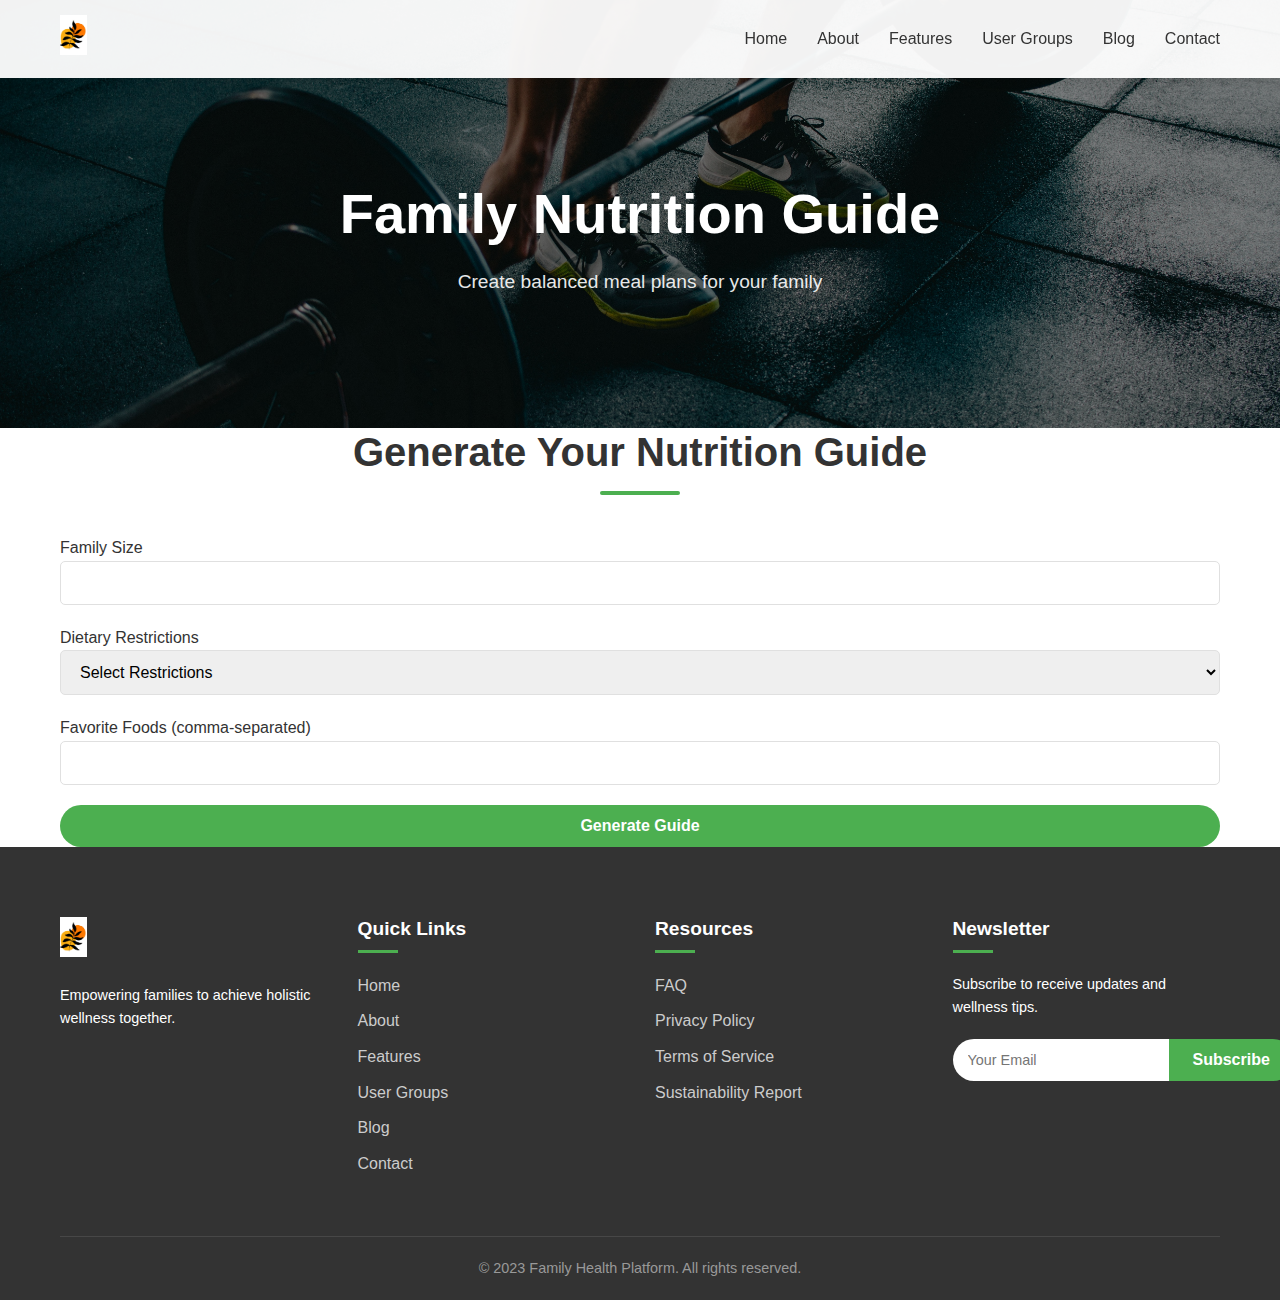
<file: NutritionGuide.html>
<!DOCTYPE html>
<html lang="en">
<head>
    <meta charset="UTF-8">
    <meta name="viewport" content="width=device-width, initial-scale=1.0">
    <title>Family Nutrition Guide | Family Health Platform</title>
    <link rel="stylesheet" href="css/styles.css">
    <link rel="stylesheet" href="css/responsive.css">
    <link rel="stylesheet" href="https://cdnjs.cloudflare.com/ajax/libs/font-awesome/6.0.0-beta3/css/all.min.css">
    <script>
        // Function to increment page counter
        function incrementCounter() {
            fetch('https://example.com/api/counter', {
                method: 'POST',
                headers: {
                    'Content-Type': 'application/json',
                },
                body: JSON.stringify({ url: window.location.href })
            })
            .then(response => response.json())
            .then(data => console.log('Page counter updated', data))
            .catch(error => console.error('Error:', error));
        }
        
        // Call the function when the page loads
        window.addEventListener('load', incrementCounter);
        </script>
</head>
<body>
    <!-- Header -->
    <header>
        <div class="container">
            <div class="logo">
                <img src="images/logo.jpg" alt="Family Health Platform">
            </div>
            <nav>
                <ul>
                    <li><a href="index.html">Home</a></li>
                    <li><a href="about.html">About</a></li>
                    <li><a href="features.html">Features</a></li>
                    <li><a href="users.html">User Groups</a></li>
                    <li><a href="blog.html">Blog</a></li>
                    <li><a href="contact.html">Contact</a></li>
                </ul>
            </nav>
            <div class="mobile-menu-toggle">
                <i class="fas fa-bars"></i>
            </div>
        </div>
    </header>

    <!-- Hero Section -->
    <section class="hero">
        <div class="container">
            <h1>Family Nutrition Guide</h1>
            <p>Create balanced meal plans for your family</p>
        </div>
    </section>

    <!-- Nutrition Guide Form -->
    <section class="nutrition-guide">
        <div class="container">
            <h2 class="section-title">Generate Your Nutrition Guide</h2>
            <div class="nutrition-form">
                <form id="nutritionForm">
                    <div class="form-group">
                        <label for="family-size">Family Size</label>
                        <input type="number" id="family-size" name="family-size" min="1" required>
                    </div>
                    <div class="form-group">
                        <label for="dietary-restrictions">Dietary Restrictions</label>
                        <select id="dietary-restrictions" name="dietary-restrictions">
                            <option value="">Select Restrictions</option>
                            <option value="none">None</option>
                            <option value="vegetarian">Vegetarian</option>
                            <option value="vegan">Vegan</option>
                            <option value="gluten-free">Gluten-Free</option>
                            <option value="dairy-free">Dairy-Free</option>
                        </select>
                    </div>
                    <div class="form-group">
                        <label for="favorite-foods">Favorite Foods (comma-separated)</label>
                        <input type="text" id="favorite-foods" name="favorite-foods">
                    </div>
                    <button type="submit" class="btn btn-primary">Generate Guide</button>
                </form>
            </div>
            <div class="nutrition-result" id="nutritionResult">
                <!-- Result will be displayed here -->
            </div>
        </div>
    </section>

    <!-- Footer -->
    <footer>
        <div class="container">
            <div class="footer-grid">
                <div class="footer-column">
                    <div class="footer-logo">
                        <img src="images/logo.jpg" alt="Family Health Platform">
                    </div>
                    <p>Empowering families to achieve holistic wellness together.</p>
                </div>
                <div class="footer-column">
                    <h3>Quick Links</h3>
                    <ul>
                        <li><a href="index.html">Home</a></li>
                        <li><a href="about.html">About</a></li>
                        <li><a href="features.html">Features</a></li>
                        <li><a href="users.html">User Groups</a></li>
                        <li><a href="blog.html">Blog</a></li>
                        <li><a href="contact.html">Contact</a></li>
                    </ul>
                </div>
                <div class="footer-column">
                    <h3>Resources</h3>
                    <ul>
                        <li><a href="#">FAQ</a></li>
                        <li><a href="#">Privacy Policy</a></li>
                        <li><a href="#">Terms of Service</a></li>
                        <li><a href="#">Sustainability Report</a></li>
                    </ul>
                </div>
                <div class="footer-column">
                    <h3>Newsletter</h3>
                    <p>Subscribe to receive updates and wellness tips.</p>
                    <form class="newsletter-form">
                        <input type="email" placeholder="Your Email" required>
                        <button type="submit" class="btn btn-primary">Subscribe</button>
                    </form>
                </div>
            </div>
            <div class="footer-bottom">
                <p>&copy; 2023 Family Health Platform. All rights reserved.</p>
            </div>
        </div>
    </footer>

    <script>
        document.addEventListener('DOMContentLoaded', function() {
            const nutritionForm = document.getElementById('nutritionForm');
            const nutritionResult = document.getElementById('nutritionResult');

            if (nutritionForm) {
                nutritionForm.addEventListener('submit', function(e) {
                    e.preventDefault();
                    
                    const familySize = document.getElementById('family-size').value;
                    const dietaryRestrictions = document.getElementById('dietary-restrictions').value;
                    const favoriteFoods = document.getElementById('favorite-foods').value;

                    // Simple logic to generate a nutrition guide
                    let guide = `
                        <div class="result-card">
                            <h3>Your Family Nutrition Guide</h3>
                            <p><strong>Family Size:</strong> ${familySize}</p>
                            <p><strong>Dietary Restrictions:</strong> ${dietaryRestrictions}</p>
                            <p><strong>Favorite Foods:</strong> ${favoriteFoods}</p>
                            <h4>Sample Meal Plan:</h4>
                            <ul>
                                <li><strong>Breakfast:</strong> Oatmeal with fruits and nuts</li>
                                <li><strong>Lunch:</strong> Grilled chicken salad</li>
                                <li><strong>Dinner:</strong> Baked salmon with vegetables</li>
                                <li><strong>Snacks:</strong> Greek yogurt and berries</li>
                            </ul>
                        </div>
                    `;

                    nutritionResult.innerHTML = guide;
                });
            }
        });
    </script>
</body>
</html>
</file>
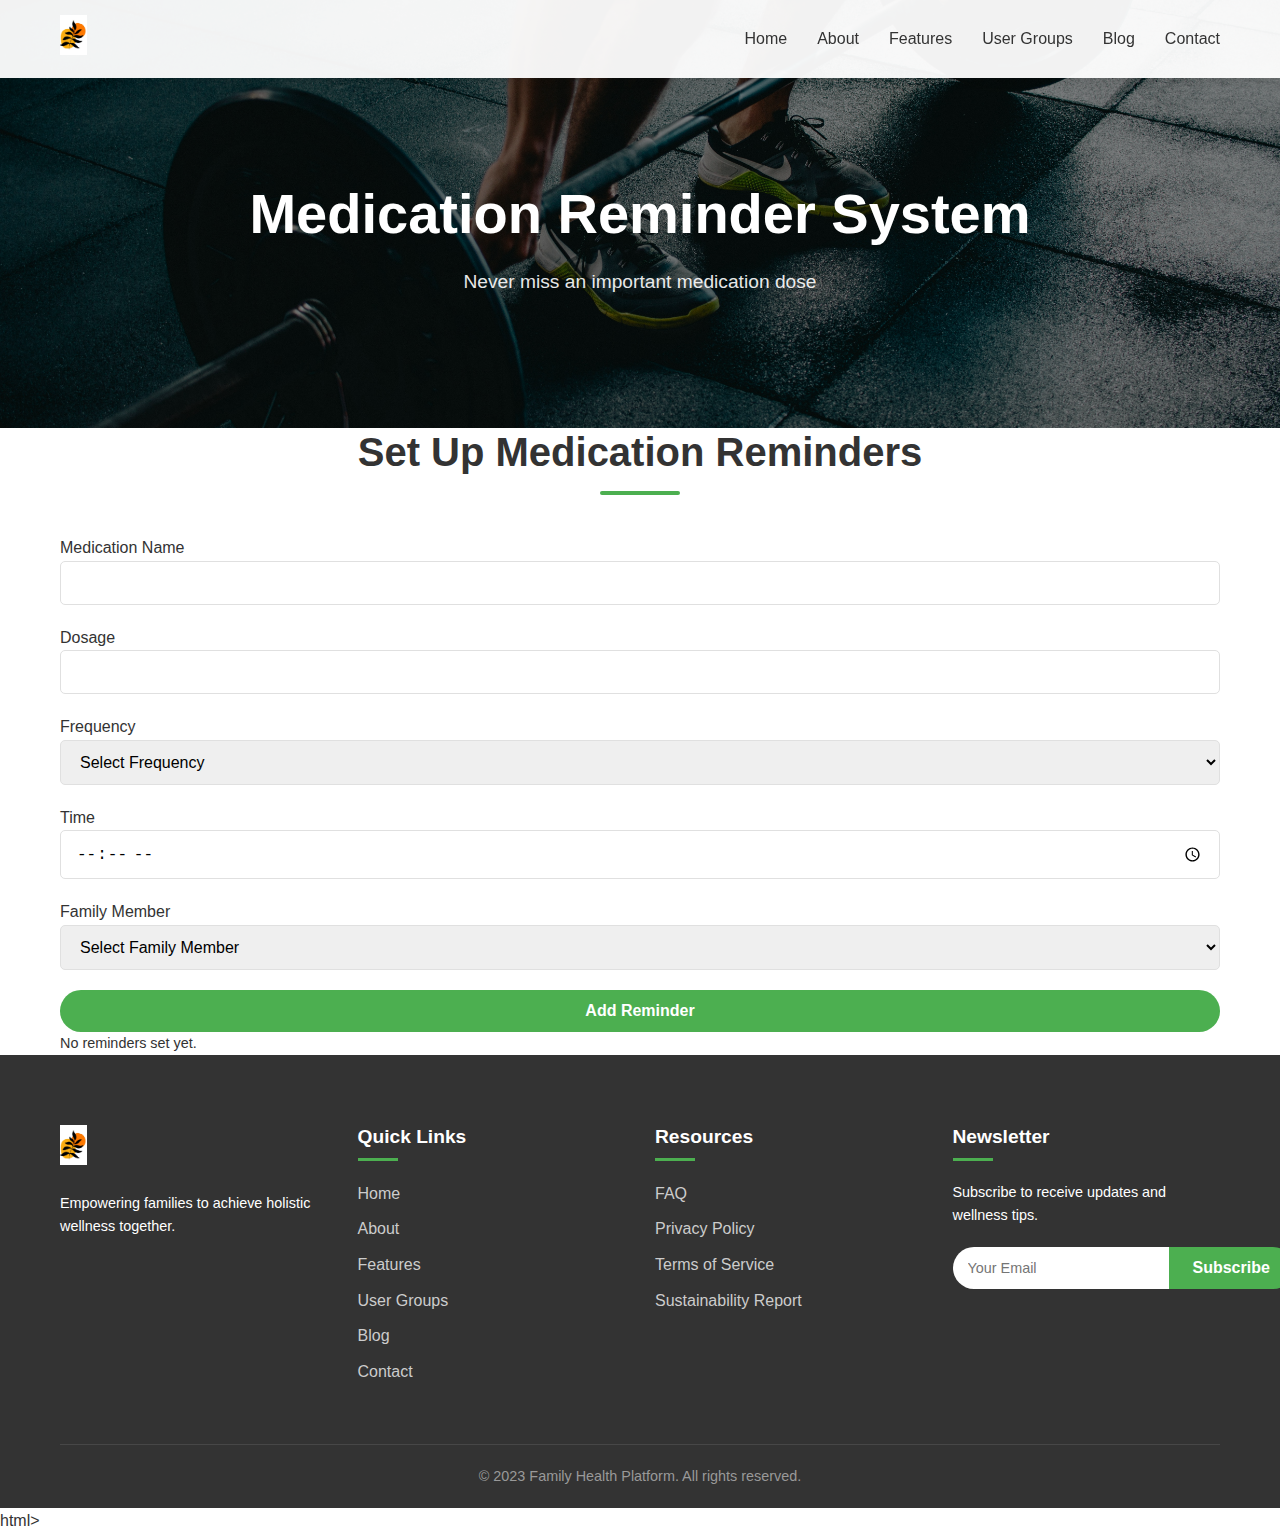
<file: ReminderSystem.html>
<!DOCTYPE html>
<html lang="en">
<head>
    <meta charset="UTF-8">
    <meta name="viewport" content="width=device-width, initial-scale=1.0">
    <title>Medication Reminder System | Family Health Platform</title>
    <link rel="stylesheet" href="css/styles.css">
    <link rel="stylesheet" href="css/responsive.css">
    <link rel="stylesheet" href="https://cdnjs.cloudflare.com/ajax/libs/font-awesome/6.0.0-beta3/css/all.min.css">
    <script>
        // Function to increment page counter
        function incrementCounter() {
            fetch('https://example.com/api/counter', {
                method: 'POST',
                headers: {
                    'Content-Type': 'application/json',
                },
                body: JSON.stringify({ url: window.location.href })
            })
            .then(response => response.json())
            .then(data => console.log('Page counter updated', data))
            .catch(error => console.error('Error:', error));
        }
        
        // Call the function when the page loads
        window.addEventListener('load', incrementCounter);
        </script>
</head>
<body>
    <!-- Header -->
    <header>
        <div class="container">
            <div class="logo">
                <img src="images/logo.jpg" alt="Family Health Platform">
            </div>
            <nav>
                <ul>
                    <li><a href="index.html">Home</a></li>
                    <li><a href="about.html">About</a></li>
                    <li><a href="features.html">Features</a></li>
                    <li><a href="users.html">User Groups</a></li>
                    <li><a href="blog.html">Blog</a></li>
                    <li><a href="contact.html">Contact</a></li>
                </ul>
            </nav>
            <div class="mobile-menu-toggle">
                <i class="fas fa-bars"></i>
            </div>
        </div>
    </header>

    <!-- Hero Section -->
    <section class="hero">
        <div class="container">
            <h1>Medication Reminder System</h1>
            <p>Never miss an important medication dose</p>
        </div>
    </section>

    <!-- Medication Reminder Form -->
    <section class="medication-reminder">
        <div class="container">
            <h2 class="section-title">Set Up Medication Reminders</h2>
            <div class="reminder-form">
                <form id="reminderForm">
                    <div class="form-group">
                        <label for="medication-name">Medication Name</label>
                        <input type="text" id="medication-name" name="medication-name" required>
                    </div>
                    <div class="form-group">
                        <label for="dosage">Dosage</label>
                        <input type="text" id="dosage" name="dosage" required>
                    </div>
                    <div class="form-group">
                        <label for="frequency">Frequency</label>
                        <select id="frequency" name="frequency" required>
                            <option value="">Select Frequency</option>
                            <option value="daily">Daily</option>
                            <option value="twice-daily">Twice Daily</option>
                            <option value="weekly">Weekly</option>
                            <option value="as-needed">As Needed</option>
                        </select>
                    </div>
                    <div class="form-group">
                        <label for="time">Time</label>
                        <input type="time" id="time" name="time" required>
                    </div>
                    <div class="form-group">
                        <label for="family-member">Family Member</label>
                        <select id="family-member" name="family-member" required>
                            <option value="">Select Family Member</option>
                            <option value="self">Self</option>
                            <option value="spouse">Spouse</option>
                            <option value="child">Child</option>
                            <option value="parent">Parent</option>
                        </select>
                    </div>
                    <button type="submit" class="btn btn-primary">Add Reminder</button>
                </form>
            </div>
            <div class="reminder-list" id="reminderList">
                <!-- Reminders will be displayed here -->
            </div>
        </div>
    </section>

    <!-- Footer -->
    <footer>
        <div class="container">
            <div class="footer-grid">
                <div class="footer-column">
                    <div class="footer-logo">
                        <img src="images/logo.jpg" alt="Family Health Platform">
                    </div>
                    <p>Empowering families to achieve holistic wellness together.</p>
                </div>
                <div class="footer-column">
                    <h3>Quick Links</h3>
                    <ul>
                        <li><a href="index.html">Home</a></li>
                        <li><a href="about.html">About</a></li>
                        <li><a href="features.html">Features</a></li>
                        <li><a href="users.html">User Groups</a></li>
                        <li><a href="blog.html">Blog</a></li>
                        <li><a href="contact.html">Contact</a></li>
                    </ul>
                </div>
                <div class="footer-column">
                    <h3>Resources</h3>
                    <ul>
                        <li><a href="#">FAQ</a></li>
                        <li><a href="#">Privacy Policy</a></li>
                        <li><a href="#">Terms of Service</a></li>
                        <li><a href="#">Sustainability Report</a></li>
                    </ul>
                </div>
                <div class="footer-column">
                    <h3>Newsletter</h3>
                    <p>Subscribe to receive updates and wellness tips.</p>
                    <form class="newsletter-form">
                        <input type="email" placeholder="Your Email" required>
                        <button type="submit" class="btn btn-primary">Subscribe</button>
                    </form>
                </div>
            </div>
            <div class="footer-bottom">
                <p>&copy; 2023 Family Health Platform. All rights reserved.</p>
            </div>
        </div>
    </footer>

    <script>
        document.addEventListener('DOMContentLoaded', function() {
            const reminderForm = document.getElementById('reminderForm');
            const reminderList = document.getElementById('reminderList');
            let reminders = [];

            if (reminderForm) {
                reminderForm.addEventListener('submit', function(e) {
                    e.preventDefault();
                    
                    const medicationName = document.getElementById('medication-name').value;
                    const dosage = document.getElementById('dosage').value;
                    const frequency = document.getElementById('frequency').value;
                    const time = document.getElementById('time').value;
                    const familyMember = document.getElementById('family-member').value;

                    // Create a new reminder
                    const reminder = {
                        id: Date.now(),
                        medicationName,
                        dosage,
                        frequency,
                        time,
                        familyMember
                    };

                    // Add reminder to the list
                    reminders.push(reminder);

                    // Display reminders
                    displayReminders();

                    // Reset form
                    reminderForm.reset();
                });
            }

            function displayReminders() {
                if (reminders.length === 0) {
                    reminderList.innerHTML = '<p>No reminders set yet.</p>';
                    return;
                }

                let html = `
                    <div class="reminder-cards">
                `;

                reminders.forEach(reminder => {
                    html += `
                        <div class="reminder-card">
                            <div class="reminder-header">
                                <h3>${reminder.medicationName}</h3>
                                <button class="delete-reminder" data-id="${reminder.id}"><i class="fas fa-trash"></i></button>
                            </div>
                            <p><strong>Dosage:</strong> ${reminder.dosage}</p>
                            <p><strong>Frequency:</strong> ${reminder.frequency}</p>
                            <p><strong>Time:</strong> ${reminder.time}</p>
                            <p><strong>Family Member:</strong> ${reminder.familyMember}</p>
                        </div>
                    `;
                });

                html += `
                    </div>
                `;

                reminderList.innerHTML = html;

                // Add event listeners to delete buttons
                document.querySelectorAll('.delete-reminder').forEach(button => {
                    button.addEventListener('click', function() {
                        const id = parseInt(this.getAttribute('data-id'));
                        reminders = reminders.filter(reminder => reminder.id !== id);
                        displayReminders();
                    });
                });
            }

            // Initial display
            displayReminders();
        });
    </script>
</body>
html>
</file>
<file: css/styles.css>
/* Base Styles */
:root {
    --primary-color: #4CAF50;
    --secondary-color: #2E7D32;
    --accent-color: #8BC34A;
    --text-color: #333333;
    --light-text: #666666;
    --background-color: #FFFFFF;
    --light-background: #F5F5F5;
    --border-color: #E0E0E0;
    --shadow-color: rgba(0, 0, 0, 0.1);
    --transition: all 0.3s ease;
}

* {
    margin: 0;
    padding: 0;
    box-sizing: border-box;
}

body {
    font-family: 'Segoe UI', Tahoma, Geneva, Verdana, sans-serif;
    color: var(--text-color);
    line-height: 1.6;
    background-color: var(--background-color);
}

a {
    text-decoration: none;
    color: var(--primary-color);
    transition: var(--transition);
}

a:hover {
    color: var(--secondary-color);
}

ul {
    list-style: none;
}

img {
    max-width: 100%;
    height: auto;
}

.container {
    max-width: 1200px;
    margin: 0 auto;
    padding: 0 20px;
}

.section-title {
    font-size: 2.5rem;
    text-align: center;
    margin-bottom: 40px;
    position: relative;
}

.section-title:after {
    content: '';
    display: block;
    width: 80px;
    height: 4px;
    background-color: var(--primary-color);
    margin: 15px auto 0;
    border-radius: 2px;
}

/* Buttons */
.btn {
    display: inline-block;
    padding: 12px 24px;
    border-radius: 30px;
    font-weight: 600;
    text-align: center;
    cursor: pointer;
    transition: var(--transition);
    border: none;
    font-size: 1rem;
}

.btn-primary {
    background-color: var(--primary-color);
    color: white;
}

.btn-primary:hover {
    background-color: var(--secondary-color);
    color: white;
}

.btn-secondary {
    background-color: transparent;
    color: var(--primary-color);
    border: 2px solid var(--primary-color);
}

.btn-secondary:hover {
    background-color: var(--primary-color);
    color: white;
}

/* Header */
header {
    position: fixed;
    top: 0;
    left: 0;
    width: 100%;
    background-color: rgba(255, 255, 255, 0.95);
    box-shadow: 0 2px 10px var(--shadow-color);
    z-index: 1000;
    transition: var(--transition);
}

header .container {
    display: flex;
    justify-content: space-between;
    align-items: center;
    padding: 15px 20px;
}

.logo img {
    height: 40px;
}

nav ul {
    display: flex;
}

nav ul li {
    margin-left: 30px;
}

nav ul li a {
    color: var(--text-color);
    font-weight: 500;
    position: relative;
}

nav ul li a:after {
    content: '';
    position: absolute;
    bottom: -5px;
    left: 0;
    width: 0;
    height: 2px;
    background-color: var(--primary-color);
    transition: var(--transition);
}

nav ul li a:hover:after,
nav ul li a.active:after {
    width: 100%;
}

.mobile-menu-toggle {
    display: none;
    font-size: 1.5rem;
    cursor: pointer;
}

/* Hero Section */
.hero {
    padding: 180px 0 100px;
    background: linear-gradient(rgba(0, 0, 0, 0.5), rgba(0, 0, 0, 0.5)), url('/images/hero-bg.jpg');
    background-size: cover;
    background-position: center;
    color: white;
    text-align: center;
}

.hero-content {
    max-width: 800px;
    margin: 0 auto;
}

.hero h1 {
    font-size: 3.5rem;
    margin-bottom: 20px;
}

.hero p {
    font-size: 1.2rem;
    margin-bottom: 30px;
    opacity: 0.9;
}

.cta-buttons {
    display: flex;
    justify-content: center;
    gap: 20px;
}

/* About Section */
.about {
    padding: 100px 0;
}

.about-content {
    display: grid;
    grid-template-columns: 1fr 1fr;
    gap: 50px;
    align-items: center;
}

.about-text p {
    margin-bottom: 20px;
    font-size: 1.1rem;
}

.about-image img {
    border-radius: 10px;
    box-shadow: 0 10px 30px var(--shadow-color);
}

/* Features Section */
.features {
    padding: 100px 0;
    background-color: var(--light-background);
}

.features-grid {
    display: grid;
    grid-template-columns: repeat(auto-fit, minmax(250px, 1fr));
    gap: 30px;
}

.feature-card {
    background-color: var(--background-color);
    border-radius: 10px;
    padding: 30px;
    text-align: center;
    box-shadow: 0 5px 15px var(--shadow-color);
    transition: var(--transition);
}

.feature-card:hover {
    transform: translateY(-10px);
    box-shadow: 0 15px 30px var(--shadow-color);
}

.feature-icon {
    font-size: 2.5rem;
    color: var(--primary-color);
    margin-bottom: 20px;
}

.feature-card h3 {
    margin-bottom: 15px;
    font-size: 1.3rem;
}

.feature-card p {
    color: var(--light-text);
    margin-bottom: 20px;
}

.feature-link {
    font-weight: 600;
    display: inline-flex;
    align-items: center;
}

.feature-link:after {
    content: '→';
    margin-left: 5px;
    transition: var(--transition);
}

.feature-link:hover:after {
    transform: translateX(5px);
}

/* User Groups Section */
.user-groups {
    padding: 100px 0;
}

.user-groups-grid {
    display: grid;
    grid-template-columns: repeat(auto-fit, minmax(300px, 1fr));
    gap: 30px;
}

.user-group-card {
    background-color: var(--background-color);
    border-radius: 10px;
    padding: 30px;
    box-shadow: 0 5px 15px var(--shadow-color);
    transition: var(--transition);
}

.user-group-card:hover {
    transform: translateY(-10px);
    box-shadow: 0 15px 30px var(--shadow-color);
}

.user-group-icon {
    font-size: 2.5rem;
    color: var(--primary-color);
    margin-bottom: 20px;
}

.user-group-card h3 {
    margin-bottom: 15px;
    font-size: 1.3rem;
}

.user-group-card p {
    color: var(--light-text);
}

/* Competitive Advantage Section */
.competitive-advantage {
    padding: 100px 0;
    background-color: var(--light-background);
}

.advantage-grid {
    display: grid;
    grid-template-columns: repeat(auto-fit, minmax(250px, 1fr));
    gap: 30px;
}

.advantage-card {
    background-color: var(--background-color);
    border-radius: 10px;
    padding: 30px;
    text-align: center;
    box-shadow: 0 5px 15px var(--shadow-color);
    transition: var(--transition);
}

.advantage-card:hover {
    transform: translateY(-10px);
    box-shadow: 0 15px 30px var(--shadow-color);
}

.advantage-icon {
    font-size: 2.5rem;
    color: var(--primary-color);
    margin-bottom: 20px;
}

.advantage-card h3 {
    margin-bottom: 15px;
    font-size: 1.3rem;
}

.advantage-card p {
    color: var(--light-text);
}

/* Partners Section */
.partners {
    padding: 100px 0;
}

.partners-grid {
    display: grid;
    grid-template-columns: repeat(auto-fit, minmax(200px, 1fr));
    gap: 30px;
    align-items: center;
}

.partner-logo img {
    max-height: 60px;
    filter: grayscale(100%);
    transition: var(--transition);
}

.partner-logo img:hover {
    filter: grayscale(0%);
}

/* Testimonials Section */
.testimonials {
    padding: 100px 0;
    background-color: var(--light-background);
}

.testimonial-slider {
    display: flex;
    overflow-x: auto;
    scroll-snap-type: x mandatory;
    gap: 30px;
    padding: 20px 0;
}

.testimonial-card {
    flex: 0 0 350px;
    scroll-snap-align: start;
    background-color: var(--background-color);
    border-radius: 10px;
    padding: 30px;
    box-shadow: 0 5px 15px var(--shadow-color);
}

.testimonial-content {
    margin-bottom: 20px;
    font-style: italic;
    color: var(--light-text);
}

.testimonial-author {
    display: flex;
    align-items: center;
}

.testimonial-author img {
    width: 60px;
    height: 60px;
    border-radius: 50%;
    margin-right: 15px;
}

.author-info h4 {
    font-size: 1.1rem;
    margin-bottom: 5px;
}

.author-info p {
    color: var(--light-text);
    font-size: 0.9rem;
}

/* Blog Preview Section */
.blog-preview {
    padding: 100px 0;
}

.blog-grid {
    display: grid;
    grid-template-columns: repeat(auto-fit, minmax(300px, 1fr));
    gap: 30px;
}

.blog-card {
    background-color: var(--background-color);
    border-radius: 10px;
    overflow: hidden;
    box-shadow: 0 5px 15px var(--shadow-color);
    transition: var(--transition);
}

.blog-card:hover {
    transform: translateY(-10px);
    box-shadow: 0 15px 30px var(--shadow-color);
}

.blog-image img {
    width: 100%;
    height: 200px;
    object-fit: cover;
}

.blog-content {
    padding: 20px;
}

.blog-date {
    color: var(--light-text);
    font-size: 0.9rem;
    margin-bottom: 10px;
    display: block;
}

.blog-card h3 {
    margin-bottom: 10px;
    font-size: 1.3rem;
}

.blog-card p {
    color: var(--light-text);
    margin-bottom: 20px;
}

.read-more {
    font-weight: 600;
}

/* Contact Section */
.contact {
    padding: 100px 0;
    background-color: var(--light-background);
}

.contact-grid {
    display: grid;
    grid-template-columns: 1fr 1fr;
    gap: 50px;
}

.contact-info h3 {
    margin-bottom: 20px;
    font-size: 1.5rem;
}

.contact-info ul {
    margin-bottom: 30px;
}

.contact-info ul li {
    margin-bottom: 15px;
    display: flex;
    align-items: center;
}

.contact-info ul li i {
    margin-right: 15px;
    color: var(--primary-color);
    font-size: 1.2rem;
}

.social-links {
    display: flex;
    gap: 15px;
}

.social-links a {
    display: flex;
    align-items: center;
    justify-content: center;
    width: 40px;
    height: 40px;
    background-color: var(--primary-color);
    color: white;
    border-radius: 50%;
    transition: var(--transition);
}

.social-links a:hover {
    background-color: var(--secondary-color);
    transform: translateY(-5px);
}

.contact-form {
    background-color: var(--background-color);
    padding: 30px;
    border-radius: 10px;
    box-shadow: 0 5px 15px var(--shadow-color);
}

.contact-form h3 {
    margin-bottom: 20px;
    font-size: 1.5rem;
}

.form-group {
    margin-bottom: 20px;
}

.form-group input,
.form-group textarea,
.form-group select {
    width: 100%;
    padding: 12px 15px;
    border: 1px solid var(--border-color);
    border-radius: 5px;
    font-size: 1rem;
    transition: var(--transition);
}

.form-group input:focus,
.form-group textarea:focus,
.form-group select:focus {
    border-color: var(--primary-color);
    outline: none;
}

.form-group textarea {
    height: 150px;
    resize: vertical;
}

.form-row {
    display: grid;
    grid-template-columns: 1fr 1fr;
    gap: 20px;
}

.checkbox {
    display: flex;
    align-items: flex-start;
}

.checkbox input {
    margin-right: 10px;
    margin-top: 3px;
}

/* Footer */
footer {
    background-color: #333333;
    color: white;
    padding: 70px 0 20px;
}

.footer-grid {
    display: grid;
    grid-template-columns: repeat(auto-fit, minmax(200px, 1fr));
    gap: 30px;
    margin-bottom: 50px;
}

.footer-logo img {
    height: 40px;
    margin-bottom: 20px;
}

.footer-column h3 {
    font-size: 1.2rem;
    margin-bottom: 20px;
    position: relative;
}

.footer-column h3:after {
    content: '';
    display: block;
    width: 40px;
    height: 3px;
    background-color: var(--primary-color);
    margin-top: 10px;
}

.footer-column ul li {
    margin-bottom: 10px;
}

.footer-column ul li a {
    color: #cccccc;
    transition: var(--transition);
}

.footer-column ul li a:hover {
    color: var(--primary-color);
}

.newsletter-form {
    display: flex;
    margin-top: 20px;
}

.newsletter-form input {
    flex: 1;
    padding: 12px 15px;
    border: none;
    border-radius: 30px 0 0 30px;
    font-size: 0.9rem;
}

.newsletter-form button {
    border-radius: 0 30px 30px 0;
}

.footer-bottom {
    text-align: center;
    padding-top: 20px;
    border-top: 1px solid rgba(255, 255, 255, 0.1);
    font-size: 0.9rem;
    color: #999999;
}

/* Additional Pages Styles */
/* Mission Section */
.mission-content {
    display: grid;
    grid-template-columns: 1fr 1fr;
    gap: 50px;
    align-items: center;
}

/* Vision Section */
.vision-content {
    display: grid;
    grid-template-columns: 1fr 1fr;
    gap: 50px;
    align-items: center;
}

/* Team Section */
.team-grid {
    display: grid;
    grid-template-columns: repeat(auto-fit, minmax(250px, 1fr));
    gap: 30px;
}

.team-member {
    background-color: var(--background-color);
    border-radius: 10px;
    overflow: hidden;
    box-shadow: 0 5px 15px var(--shadow-color);
    transition: var(--transition);
}

.team-member:hover {
    transform: translateY(-10px);
    box-shadow: 0 15px 30px var(--shadow-color);
}

.team-member-image img {
    width: 100%;
    height: 250px;
    object-fit: cover;
}

.team-member-info {
    padding: 20px;
}

.team-member-info h3 {
    margin-bottom: 5px;
    font-size: 1.3rem;
}

.team-member-role {
    color: var(--primary-color);
    margin-bottom: 10px;
    font-size: 0.9rem;
}

/* Values Section */
.values-grid {
    display: grid;
    grid-template-columns: repeat(auto-fit, minmax(250px, 1fr));
    gap: 30px;
}

.value-card {
    background-color: var(--background-color);
    border-radius: 10px;
    padding: 30px;
    text-align: center;
    box-shadow: 0 5px 15px var(--shadow-color);
    transition: var(--transition);
}

.value-card:hover {
    transform: translateY(-10px);
    box-shadow: 0 15px 30px var(--shadow-color);
}

.value-icon {
    font-size: 2.5rem;
    color: var(--primary-color);
    margin-bottom: 20px;
}

/* History Section */
.timeline {
    position: relative;
    max-width: 800px;
    margin: 0 auto;
}

.timeline:before {
    content: '';
    position: absolute;
    top: 0;
    left: 50%;
    transform: translateX(-50%);
    width: 2px;
    height: 100%;
    background-color: var(--border-color);
}
/* 计数器样式 */
.counter {
    position: fixed;
    bottom: 20px;
    right: 20px;
    background-color: rgba(0, 0, 0, 0.7); /* 半透明黑色背景 */
    color: white;
    padding: 10px 15px;
    border-radius: 5px;
    font-family: Arial, sans-serif;
}
.timeline-item {
    display: flex;
    justify-content: flex-end;
    padding-right: 30px;
    position: relative;
    margin-bottom: 50px;
    width: 50%;
}

.timeline-item:nth-child(even) {
    align-self: flex-end;
    justify-content: flex-start;
    padding-right: 0;
    padding-left: 30px;
    margin-left: 50%;
}

.timeline-date {
    background-color: var(--primary-color);
    color: white;
    padding: 8px 15px;
    border-radius: 20px;
    font-size: 0.9rem;
    position: absolute;
    top: 0;
    right: -120px;
    z-index: 1;
}

.timeline-item:nth-child(even) .timeline-date {
    right: auto;
    left: -120px;
}

.timeline-content {
    background-color: var(--background-color);
    padding: 20px;
    border-radius: 10px;
    box-shadow: 0 5px 15px var(--shadow-color);
}

.timeline-content h3 {
    margin-bottom: 10px;
    font-size: 1.2rem;
}

/* Feature Categories */
.category-tabs {
    display: flex;
    justify-content: center;
    margin-bottom: 40px;
    flex-wrap: wrap;
}

.tab-btn {
    background-color: var(--light-background);
    color: var(--text-color);
    border: none;
    padding: 10px 20px;
    margin: 0 5px 10px;
    border-radius: 30px;
    cursor: pointer;
    transition: var(--transition);
    font-weight: 500;
}

.tab-btn.active, .tab-btn:hover {
    background-color: var(--primary-color);
    color: white;
}

/* Feature Grid Section */
.features-grid-section {/* Feature Categories */
    .category-tabs {
        display: flex;
        justify-content: center;
        margin-bottom: 40px;
        flex-wrap: wrap;
        gap: 10px;
    }
    
    .tab-btn {
        background-color: var(--light-background);
        color: var(--text-color);
        border: none;
        padding: 10px 20px;
        border-radius: 30px;
        cursor: pointer;
        transition: var(--transition);
        font-weight: 500;
    }
    
    .tab-btn.active, .tab-btn:hover {
        background-color: var(--primary-color);
        color: white;
    }
    
    /* Features Grid Section */
    .features-grid-section {
        padding: 100px 0;
        background-color: var(--background-color);
    }
    
    .features-grid {
        display: grid;
        grid-template-columns: repeat(auto-fit, minmax(300px, 1fr));
        gap: 30px;
    }
    
    .feature-card {
        background-color: var(--background-color);
        border-radius: 10px;
        padding: 30px;
        box-shadow: 0 5px 15px var(--shadow-color);
        transition: var(--transition);
        border: 1px solid var(--border-color);
    }
    
    .feature-card:hover {
        transform: translateY(-10px);
        box-shadow: 0 15px 30px var(--shadow-color);
        border-color: var(--primary-color);
    }
    
    .feature-card h3 {
        margin-bottom: 10px;
        font-size: 1.3rem;
        display: flex;
        align-items: center;
    }
    
    .feature-card h3 i {
        margin-right: 10px;
        color: var(--primary-color);
    }
    
    .feature-card p {
        color: var(--light-text);
        margin-bottom: 20px;
    }
    
    .feature-link {
        font-weight: 600;
        display: inline-flex;
        align-items: center;
    }
    
    .feature-link:after {
        content: '→';
        margin-left: 5px;
        transition: var(--transition);
    }
    
    .feature-link:hover:after {
        transform: translateX(5px);
    }
    
    /* Feature Detail Section */
    .feature-detail {
        padding: 100px 0;
        background-color: var(--light-background);
    }
    
    .feature-steps {
        display: flex;
        overflow-x: auto;
        gap: 30px;
        padding: 20px 0;
        scroll-snap-type: x mandatory;
    }
    
    .feature-step {
        flex: 0 0 300px;
        scroll-snap-align: start;
        background-color: var(--background-color);
        border-radius: 10px;
        padding: 30px;
        box-shadow: 0 5px 15px var(--shadow-color);
        display: flex;
        align-items: center;
        gap: 20px;
    }
    
    .step-number {
        width: 50px;
        height: 50px;
        background-color: var(--primary-color);
        color: white;
        border-radius: 50%;
        display: flex;
        align-items: center;
        justify-content: center;
        font-weight: bold;
        font-size: 1.2rem;
    }
    
    .step-content h3 {
        margin-bottom: 10px;
        font-size: 1.2rem;
    }
    
    /* Technology Section */
    .technology {
        padding: 100px 0;
    }
    
    .tech-content {
        display: grid;
        grid-template-columns: 1fr 1fr;
        gap: 50px;
        align-items: center;
    }
    
    .tech-text {
        padding-right: 20px;
    }
    
    .tech-text h3 {
        font-size: 1.8rem;
        margin-bottom: 20px;
        color: var(--secondary-color);
    }
    
    .tech-text p {
        margin-bottom: 20px;
        font-size: 1.1rem;
        line-height: 1.7;
    }
    
    .tech-image img {
        border-radius: 10px;
        box-shadow: 0 10px 30px var(--shadow-color);
        max-width: 100%;
    }
    
    /* Mobile App Section */
    .mobile-app {
        padding: 100px 0;
        background-color: var(--light-background);
    }
    
    .app-content {
        display: grid;
        grid-template-columns: 1fr 1fr;
        gap: 50px;
        align-items: center;
    }
    
    .app-text {
        padding-right: 20px;
    }
    
    .app-text h2 {
        font-size: 2.5rem;
        margin-bottom: 20px;
    }
    
    .app-text p {
        margin-bottom: 30px;
        font-size: 1.1rem;
    }
    
    .app-features {
        display: grid;
        grid-template-columns: repeat(3, 1fr);
        gap: 20px;
        margin-bottom: 30px;
    }
    
    .app-feature {
        display: flex;
        align-items: center;
        gap: 10px;
    }
    
    .app-feature-icon {
        width: 40px;
        height: 40px;
        background-color: var(--primary-color);
        color: white;
        border-radius: 50%;
        display: flex;
        align-items: center;
        justify-content: center;
        font-size: 1.2rem;
    }
    
    .app-download {
        display: flex;
        gap: 15px;
    }
    
    .app-download img {
        height: 40px;
    }
    
    .app-image img {
        border-radius: 20px;
        box-shadow: 0 15px 30px var(--shadow-color);
        max-width: 100%;
    }
    
    /* User Groups Detail Section */
    .user-group-tabs {
        display: flex;
        justify-content: center;
        margin-bottom: 40px;
        gap: 20px;
    }
    
    .user-group-content {
        display: none;
    }
    
    .user-group-content.active {
        display: block;
    }
    
    .user-group-header {
        text-align: center;
        margin-bottom: 40px;
    }
    
    .user-group-header h2 {
        font-size: 2.5rem;
        margin-bottom: 15px;
    }
    
    .user-group-content-grid {
        display: grid;
        grid-template-columns: 1fr 1fr;
        gap: 50px;
        align-items: center;
    }
    
    .user-group-text h3 {
        font-size: 1.5rem;
        margin-bottom: 20px;
    }
    
    .user-group-text ul {
        margin-bottom: 30px;
        list-style-type: disc;
        padding-left: 20px;
    }
    
    .user-group-text ul li {
        margin-bottom: 10px;
        font-size: 1.1rem;
    }
    
    .user-group-text a.btn {
        margin-top: 20px;
        display: inline-block;
    }
    
    .user-group-image img {
        border-radius: 10px;
        box-shadow: 0 10px 30px var(--shadow-color);
    }
    
    /* Success Stories Section */
    .success-stories {
        padding: 100px 0;
        background-color: var(--light-background);
    }
    
    .stories-grid {
        display: grid;
        grid-template-columns: repeat(auto-fit, minmax(300px, 1fr));
        gap: 30px;
    }
    
    .story-card {
        background-color: var(--background-color);
        border-radius: 10px;
        overflow: hidden;
        box-shadow: 0 5px 15px var(--shadow-color);
        transition: var(--transition);
    }
    
    .story-card:hover {
        transform: translateY(-10px);
        box-shadow: 0 15px 30px var(--shadow-color);
    }
    
    .story-image img {
        width: 100%;
        height: 200px;
        object-fit: cover;
    }
    
    .story-content {
        padding: 20px;
    }
    
    .story-content h3 {
        margin-bottom: 10px;
        font-size: 1.3rem;
    }
    
    .story-content p {
        color: var(--light-text);
        margin-bottom: 20px;
    }
    
    /* FAQ Section */
    .faq {
        padding: 100px 0;
    }
    
    .faq-grid {
        display: grid;
        grid-template-columns: repeat(auto-fit, minmax(300px, 1fr));
        gap: 30px;
    }
    
    .faq-card {
        background-color: var(--background-color);
        border-radius: 10px;
        padding: 20px;
        box-shadow: 0 5px 15px var(--shadow-color);
        margin-bottom: 20px;
    }
    
    .faq-question {
        display: flex;
        justify-content: space-between;
        align-items: center;
        cursor: pointer;
        padding-bottom: 15px;
        margin-bottom: 15px;
        border-bottom: 1px solid var(--border-color);
    }
    
    .faq-question h3 {
        font-size: 1.2rem;
    }
    
    .faq-toggle {
        color: var(--primary-color);
        transition: var(--transition);
    }
    
    .faq-card.active .faq-toggle {
        transform: rotate(180deg);
    }
    
    .faq-answer {
        max-height: 0;
        overflow: hidden;
        transition: max-height 0.3s ease;
        color: var(--light-text);
        line-height: 1.7;
    }
    
    .faq-card.active .faq-answer {
        max-height: 500px;
        padding-top: 15px;
    }
    
    /* Subscribe Section */
    .subscribe {
        padding: 100px 0;
        background-color: var(--primary-color);
        color: white;
    }
    
    .subscribe-content {
        max-width: 700px;
        margin: 0 auto;
        text-align: center;
    }
    
    .subscribe h2 {
        font-size: 2.5rem;
        margin-bottom: 20px;
    }
    
    .subscribe p {
        margin-bottom: 30px;
        font-size: 1.1rem;
    }
    
    .subscribe-form {
        display: flex;
        max-width: 500px;
        margin: 0 auto;
    }
    
    .subscribe-form input {
        flex: 1;
        padding: 15px 20px;
        border: none;
        border-radius: 30px 0 0 30px;
        font-size: 1rem;
    }
    
    .subscribe-form button {
        border-radius: 0 30px 30px 0;
        padding: 0 30px;
    }
    
    /* Responsive Styles */
    @media (max-width: 992px) {
        .about-content,
        .mission-content,
        .vision-content,
        .tech-content,
        .app-content,
        .user-group-content-grid {
            grid-template-columns: 1fr;
        }
    
        .user-group-text,
        .tech-text,
        .app-text {
            padding-right: 0;
        }
    
        .contact-grid {
            grid-template-columns: 1fr;
        }
    
        .feature-steps {
            flex-direction: column;
            align-items: center;
        }
    
        .feature-step {
            flex-direction: column;
            text-align: center;
        }
    }
    
    @media (max-width: 768px) {
        .hero h1 {
            font-size: 2.5rem;
        }
    
        .section-title {
            font-size: 2rem;
        }
    
        .feature-steps {
            overflow-x: scroll;
            padding-bottom: 20px;
        }
    
        .feature-step {
            min-width: 250px;
        }
    
        .app-features {
            grid-template-columns: 1fr;
        }
    
        .mobile-menu-toggle {
            display: block;
        }
    
        nav ul {
            display: none;
        }
    
        nav.active ul {
            display: flex;
            flex-direction: column;
            position: absolute;
            top: 70px;
            left: 0;
            width: 100%;
            background-color: white;
            box-shadow: 0 5px 10px var(--shadow-color);
            padding: 20px;
        }
    
        nav.active ul li {
            margin: 10px 0;
        }
    }
}
</file>
<file: css/responsive.css>
/* Base Responsive Styles */
@media (max-width: 1200px) {
    .container {
        padding: 0 15px;
    }
}

/* Large Screens (Desktops) */
@media (max-width: 1199px) {
    .hero h1 {
        font-size: 3rem;
    }
}

/* Medium Screens (Tablets) */
@media (max-width: 992px) {
    .about-content,
    .mission-content,
    .vision-content,
    .tech-content,
    .app-content,
    .user-group-content-grid {
        grid-template-columns: 1fr;
    }

    .user-group-text,
    .tech-text,
    .app-text {
        padding-right: 0;
    }

    .contact-grid {
        grid-template-columns: 1fr;
    }

    .feature-steps {
        flex-direction: column;
        align-items: center;
    }

    .feature-step {
        flex-direction: column;
        text-align: center;
    }

    .hero {
        padding: 150px 0 80px;
    }
}

/* Small Screens (Mobiles) */
@media (max-width: 768px) {
    :root {
        font-size: 14px;
    }

    .hero h1 {
        font-size: 2.2rem;
    }

    .section-title {
        font-size: 1.8rem;
    }

    .cta-buttons {
        flex-direction: column;
        gap: 15px;
    }

    .feature-steps {
        overflow-x: scroll;
        padding-bottom: 20px;
    }

    .feature-step {
        min-width: 250px;
    }

    .app-features {
        grid-template-columns: 1fr;
    }

    .mobile-menu-toggle {
        display: block;
    }

    nav ul {
        display: none;
    }

    nav.active ul {
        display: flex;
        flex-direction: column;
        position: absolute;
        top: 70px;
        left: 0;
        width: 100%;
        background-color: white;
        box-shadow: 0 5px 10px var(--shadow-color);
        padding: 20px;
    }

    nav.active ul li {
        margin: 10px 0;
    }

    .user-group-tabs {
        flex-wrap: wrap;
    }

    .user-group-tabs .tab-btn {
        margin-bottom: 10px;
    }

    .blog-categories .tab-btn {
        margin-bottom: 10px;
    }

    .blog-posts .posts-grid {
        grid-template-columns: 1fr;
    }

    .faq-grid {
        grid-template-columns: 1fr;
    }

    .subscribe-form {
        flex-direction: column;
    }

    .subscribe-form input {
        border-radius: 30px;
        margin-bottom: 10px;
    }

    .subscribe-form button {
        border-radius: 30px;
        width: 100%;
    }
}

/* Extra Small Screens (Mobiles in portrait mode) */
@media (max-width: 576px) {
    :root {
        font-size: 13px;
    }

    .hero h1 {
        font-size: 1.8rem;
    }

    .section-title {
        font-size: 1.5rem;
    }

    .btn {
        padding: 10px 20px;
        font-size: 0.9rem;
    }

    .feature-card {
        padding: 20px;
    }

    .story-card {
        min-width: 280px;
    }

    .subscribe-content h2 {
        font-size: 1.5rem;
    }
}

/* Images and Media */
img,
video {
    max-width: 100%;
    height: auto;
}

/* Forms */
.form-row {
    grid-template-columns: 1fr;
}

/* Buttons */
.btn {
    display: block;
    width: 100%;
    text-align: center;
}

/* Grid Layouts */
.features-grid,
.user-groups-grid,
.advantage-grid,
.partners-grid,
.blog-grid,
.stories-grid,
.faq-grid {
    grid-template-columns: 1fr;
}

/* Typography */
h1,
h2,
h3,
h4,
h5,
h6 {
    line-height: 1.2;
}

h1 {
    font-size: 2rem;
}

h2 {
    font-size: 1.8rem;
}

h3 {
    font-size: 1.4rem;
}

p {
    font-size: 0.9rem;
}
</file>
